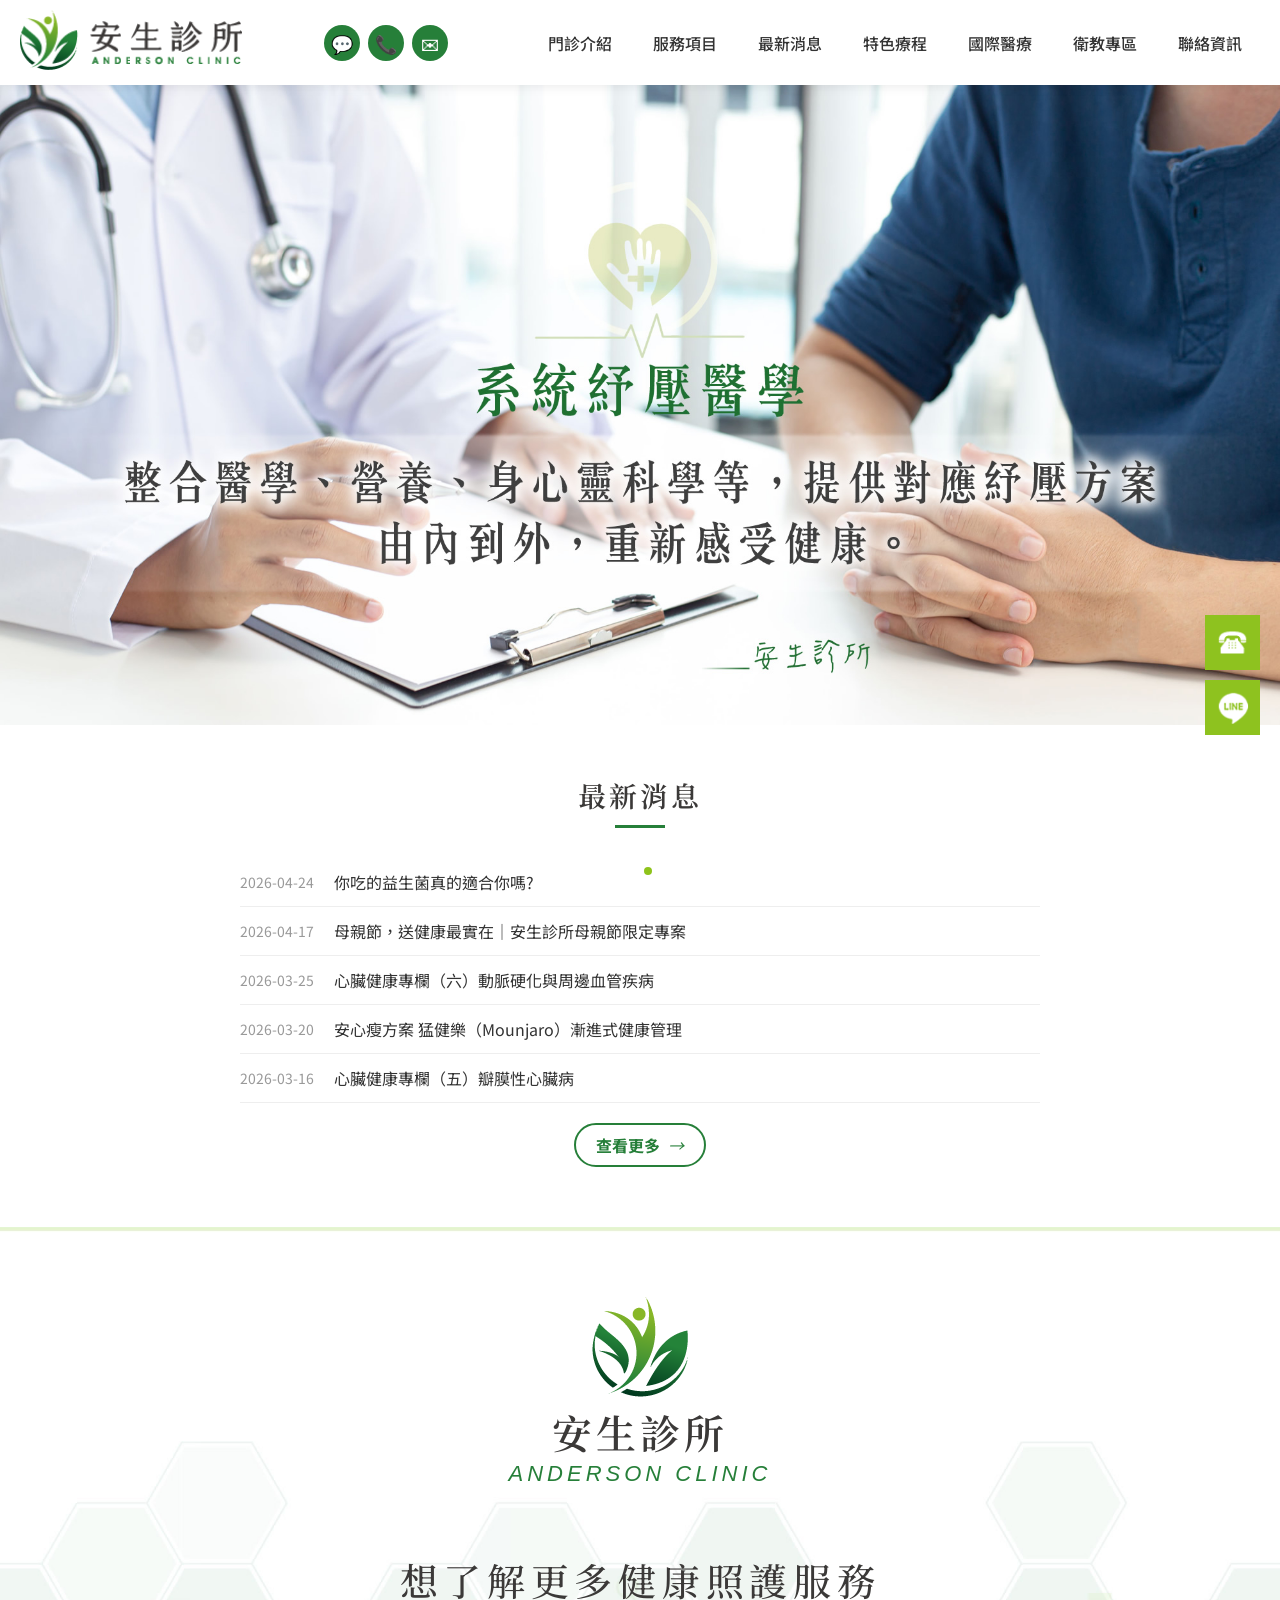
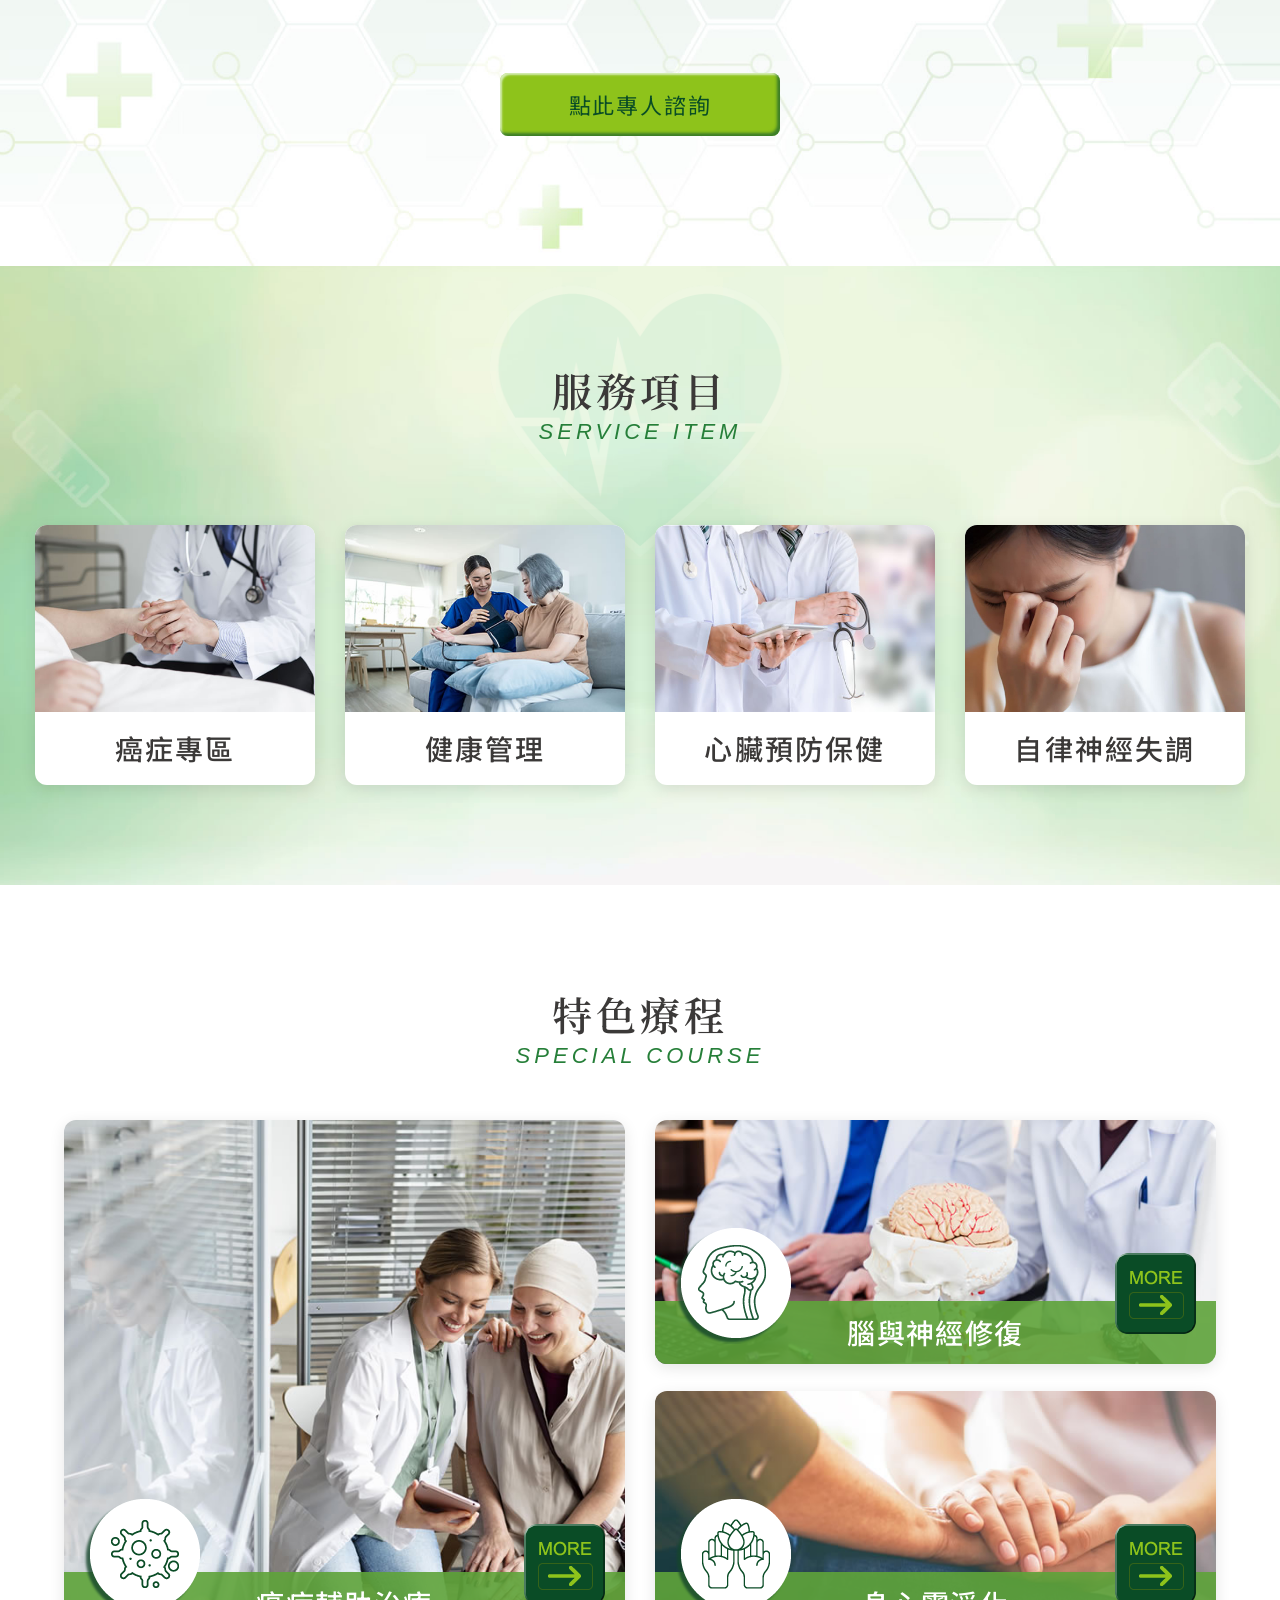
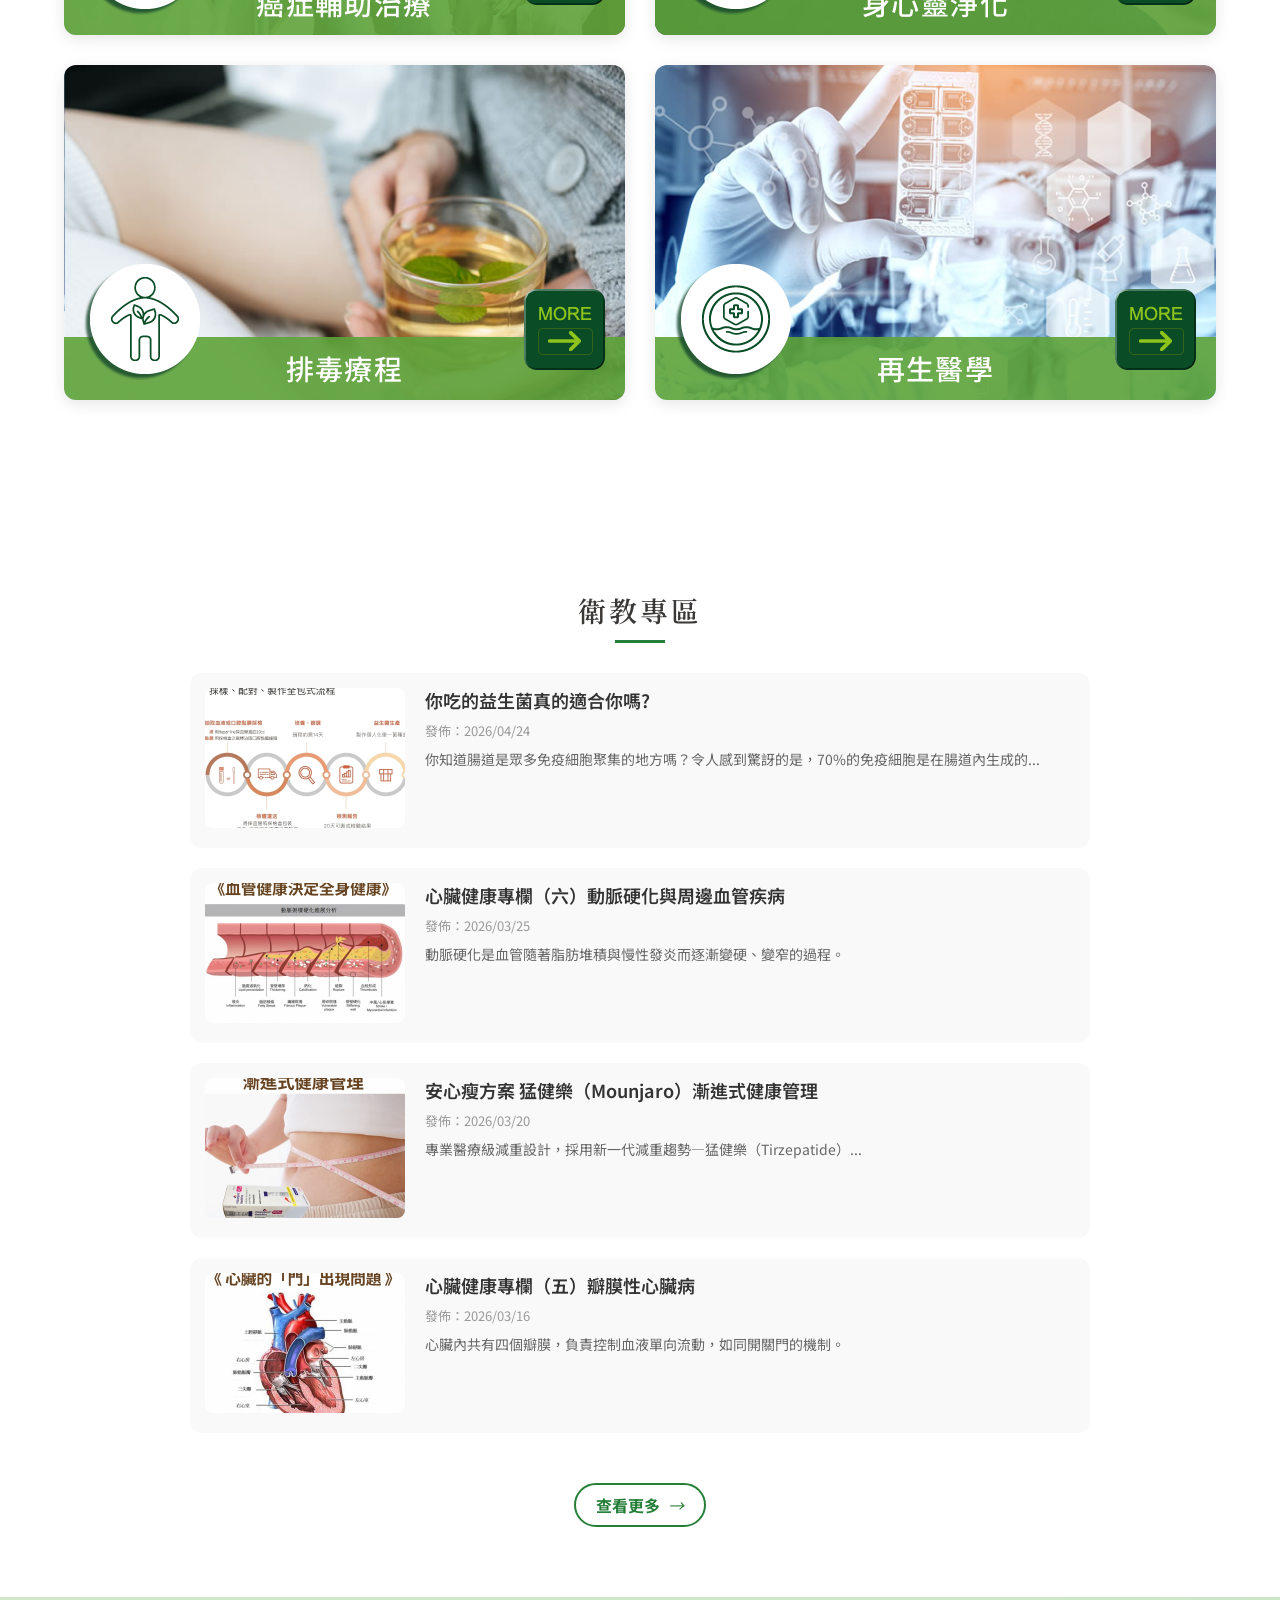
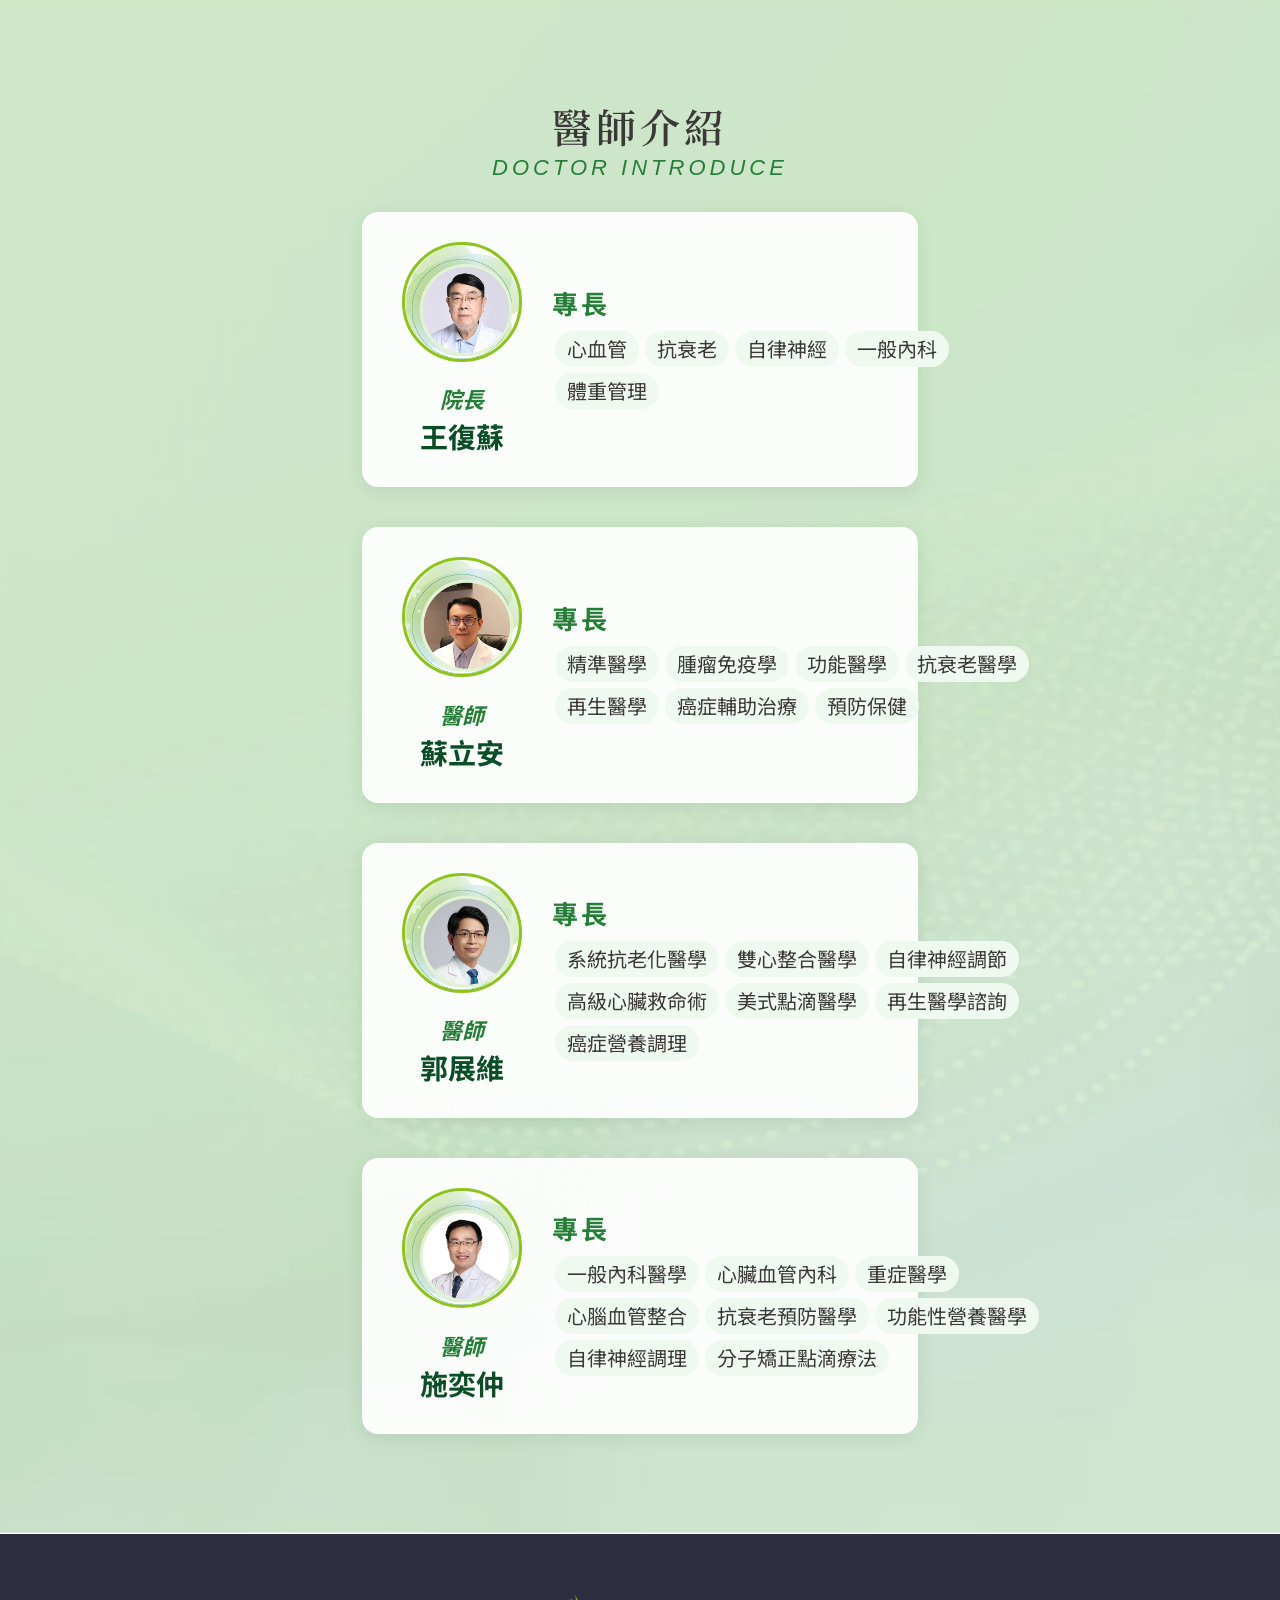
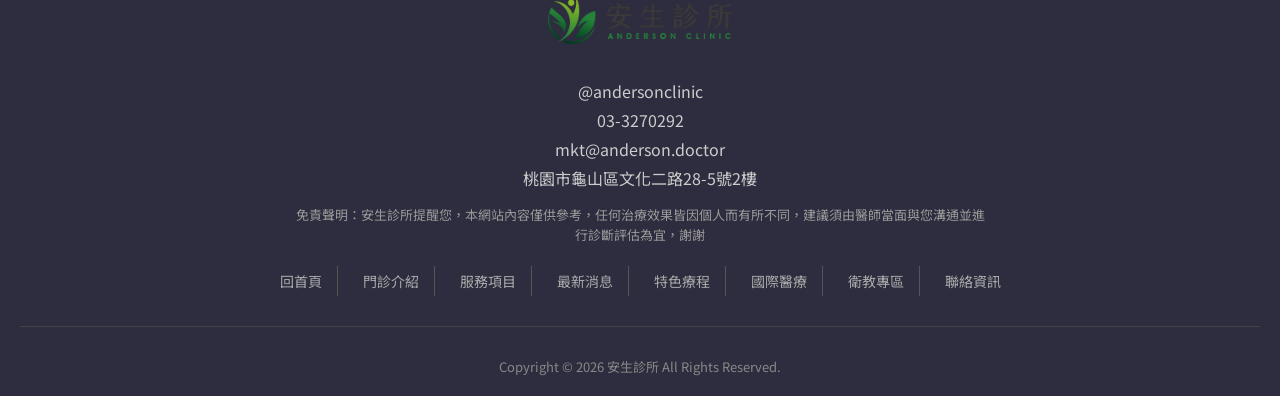
<file: index.html>
<!DOCTYPE html>
<html lang="zh-TW">
<head>
<meta charset="UTF-8">
    <!-- 阻止搜尋引擎索引 -->
    <meta name="robots" content="noindex, nofollow">
    <meta name="googlebot" content="noindex, nofollow">
    <meta name="viewport" content="width=device-width, initial-scale=1.0">
<meta http-equiv="X-UA-Compatible" content="IE=edge">
<title>安生診所-雙心門診-心臟疾病，自律神經健康，營養點滴療程</title>
<meta name="description" content="安生診所整合整合醫學、營養、身心靈科學等不同角度，引用先進檢測設備，提供有科學依據及符合需求的紓壓方案，提供更友善的醫療服務與協助。">
<meta name="keywords" content="癌症治療,預防醫學診所,功能醫學,自律神經失調,營養點滴,龜山健康檢查">

<!-- Open Graph -->
<meta property="og:locale" content="zh_TW">
<meta property="og:type" content="website">
<meta property="og:site_name" content="安生診所-雙心門診">
<meta property="og:title" content="安生診所-雙心門診-心臟疾病，自律神經健康，營養點滴療程">
<meta property="og:url" content="https://www.anderson.doctor">

<!-- Fonts -->
<link rel="preconnect" href="https://fonts.googleapis.com">
<link rel="preconnect" href="https://fonts.gstatic.com" crossorigin>
<link href="https://fonts.googleapis.com/css2?family=Noto+Serif+TC:wght@300;400;500;600;700;900&family=Noto+Sans+TC:wght@300;400;500;700&display=swap" rel="stylesheet">

<!-- CSS -->
<link rel="stylesheet" href="assets/css/normalize.css">
<link rel="stylesheet" href="assets/css/swiper.min.css">
<link rel="stylesheet" href="assets/css/style.css">
<link rel="shortcut icon" href="favicon.ico">
</head>
<body class="pageIndex">
<div id="page">

<!-- ===== HEADER ===== -->
<header class="header_area">
  <div class="main_header_area animated">
    <div class="container">
      <nav id="navigation1" class="navigation">
        <div class="nav-header">
          <a class="nav-brand" href="index.html">
            <img src="assets/img/logo.png" alt="安生診所">
          </a>
        </div>
        
        <div class="me_tp_features">
          <div class="tp_links">
            <a target="_blank" class="me_tp_line" href="https://line.me/ti/p/~@andersonclinic"><span class="icon-line">💬</span></a>
            <a target="_blank" class="me_tp_call" href="tel:03-3270292"><span class="icon-phone">📞</span></a>
            <a target="_blank" class="me_tp_mail" href="mailto:mkt@anderson.doctor"><span class="icon-mail">✉</span></a>
          </div>
        </div>
        <div class="stellarnav">
          <ul>
            <li>
              <a href="about.html">門診介紹</a>
              <ul>
                <li><a href="about.html">診所理念</a></li>
                <li><a href="about.html#doctors">醫師介紹</a></li>
              </ul>
            </li>
            <li><a href="services.html">服務項目</a></li>
            <li><a href="news.html">最新消息</a></li>
            <li>
              <a href="courses.html">特色療程</a>
              <ul>
                <li><a href="courses.html#blood">血液淨化療程</a></li>
                <li><a href="courses.html#eecp">EECP體外反搏療法</a></li>
                <li><a href="courses.html#pbmt">PBMT光生物調節雷射</a></li>
                <li><a href="courses.html#sleep">助你好眠方案</a></li>
                <li><a href="courses.html#cancer">抗癌輔助治療</a></li>
                <li><a href="courses.html#detox">排毒療程</a></li>
                <li><a href="courses.html#regenerative">再生醫學</a></li>
                <li><a href="courses.html#naturopathy">自然醫學</a></li>
                <li><a href="courses.html#neuro">神經退化修復</a></li>
                <li><a href="index.html">國際醫療</a></li>
              </ul>
            </li>
            <li><a href="index.html">國際醫療</a></li>
            <li>
              <a href="index.html">衛教專區</a>
              <ul>
                <li><a href="index.html">癌症專區</a></li>
                <li><a href="index.html">健康管理</a></li>
                <li><a href="index.html">心臟預防保健</a></li>
                <li><a href="index.html">自律神經失調</a></li>
                <li><a href="index.html">心理壓力評估</a></li>
                <li><a href="index.html">血液淨化療程</a></li>
              </ul>
            </li>
            <li><a href="contact.html">聯絡資訊</a></li>
          </ul>
        </div>
      </nav>
    </div>
  </div>
</header>

<!-- ===== BANNER ===== -->
<div class="bannerindex">
  <div class="swiper-banner">
    <div class="swiper-wrapper">
      <div class="swiper-slide centerBig"><img src="assets/img/banner1.jpg" alt="安生診所"></div>
      <div class="swiper-slide"><img src="assets/img/banner2.jpg" alt="安生診所"></div>
    </div>
    <div class="swiper-pagination"></div>
  </div>
</div>

<!-- ===== CONTENT ===== -->
<div id="content_main">

  <!-- 最新消息 -->
  <div class="news_part">
    <div class="title_i_box"><h6></h6><h4>最新消息</h4></div>
    <div class="news_list">
      <ul>
        <li><a href="news.html#d1"><span>2026-04-24</span><p>你吃的益生菌真的適合你嗎?</p></a></li>
        <li><a href="news.html#d2"><span>2026-04-17</span><p>母親節，送健康最實在｜安生診所母親節限定專案</p></a></li>
        <li><a href="news.html#d3"><span>2026-03-25</span><p>心臟健康專欄（六）動脈硬化與周邊血管疾病</p></a></li>
        <li><a href="news.html#d4"><span>2026-03-20</span><p>安心瘦方案 猛健樂（Mounjaro）漸進式健康管理</p></a></li>
        <li><a href="news.html#d5"><span>2026-03-16</span><p>心臟健康專欄（五）瓣膜性心臟病</p></a></li>
      </ul>
    </div>
    <div class="i_news_b">
      <a class="animated-arrow slowAnimation" href="news.html"><b>查看更多</b><i class="arrow-icon">→</i></a>
    </div>
  </div>

  <!-- 編輯器區塊（診所簡介 + 服務項目 + 特色療程） -->
  <div class="edit_part">
    <div class="show_content fadeInUp animated15">
      <!-- 診所簡介 -->
      <div class="hs_box">
        <div class="ani_a">
          <i><img src="assets/img/an_img01.png" alt=""></i>
          <h4 data-animate-in="down" class="an_title">安生診所 <em>ANDERSON CLINIC</em></h4>
          <p data-animate-in="fadeIn">想了解更多健康照護服務</p>
          <a data-animate-in="fadeIn" href="https://line.me/ti/p/~@andersonclinic" target="_blank">點此專人諮詢</a>
        </div>

        <!-- 服務項目 -->
        <div class="ani_b">
          <h4 class="an_title" data-animate-in="down">服務項目<em>SERVICE ITEM</em><img src="assets/img/an_img01_1.png" alt=""></h4>
          <dl class="content_flex">
            <a href="#" data-animate-in="fadeIn"><img src="assets/img/service_cancer.jpg" alt=""><h5>癌症專區</h5></a>
            <a href="#" data-animate-in="fadeIn"><img src="assets/img/service_health.jpg" alt=""><h5>健康管理</h5></a>
            <a href="#" data-animate-in="fadeIn"><img src="assets/img/service_heart.jpg" alt=""><h5>心臟預防保健</h5></a>
            <a href="#" data-animate-in="fadeIn"><img src="assets/img/service_nerve.jpg" alt=""><h5>自律神經失調</h5></a>
          </dl>
        </div>

        <!-- 特色療程 -->
        <div class="ani_c">
          <h4 class="an_title" data-animate-in="down">特色療程<em>SPECIAL COURSE</em></h4>
          <div class="ani_c01">
            <dl class="ani_c01dl content_flex">
              <a href="#" data-animate-in="left">
                <img src="assets/img/course_cancer.jpg" alt="">
                <h5>癌症輔助治療</h5>
                <s><img src="assets/img/icon_cancer.png" alt=""></s>
                <i><img src="assets/img/icon_arr.png" alt=""></i>
              </a>
              <section>
                <a href="#" data-animate-in="right">
                  <img src="assets/img/course_brain.jpg" alt="">
                  <h5>腦與神經修復</h5>
                  <s><img src="assets/img/icon_brain.png" alt=""></s>
                  <i><img src="assets/img/icon_arr.png" alt=""></i>
                </a>
                <a href="#" data-animate-in="right">
                  <img src="assets/img/course_mind.jpg" alt="">
                  <h5>身心靈淨化</h5>
                  <s><img src="assets/img/icon_mind.png" alt=""></s>
                  <i><img src="assets/img/icon_arr.png" alt=""></i>
                </a>
              </section>
            </dl>
            <dl class="ani_c02dl content_flex">
              <a href="#" data-animate-in="left">
                <img src="assets/img/course_detox.jpg" alt="">
                <h5>排毒療程</h5>
                <s><img src="assets/img/icon_detox.png" alt=""></s>
                <i><img src="assets/img/icon_arr.png" alt=""></i>
              </a>
              <section data-animate-in="right">
                <a href="#">
                  <img src="assets/img/course_regen.jpg" alt="">
                  <h5>再生醫學</h5>
                  <s><img src="assets/img/icon_regen.png" alt=""></s>
                  <i><img src="assets/img/icon_arr.png" alt=""></i>
                </a>
              </section>
            </dl>
          </div>
        </div>
      </div>
    </div>
  </div>

  <!-- 衛教專區 -->
  <div class="module_i_news">
    <div class="title_i_box"><h6></h6><h4>衛教專區</h4></div>
    <ul>
      <li>
        <a href="#">
          <div class="i_blog_le"><img src="assets/img/news_probiotics.jpg" alt="益生菌"></div>
          <div class="i_blog_ri">
            <h5>你吃的益生菌真的適合你嗎?</h5>
            <em>發佈：2026/04/24</em>
            <p>你知道腸道是眾多免疫細胞聚集的地方嗎？令人感到驚訝的是，70%的免疫細胞是在腸道內生成的...</p>
          </div>
        </a>
      </li>
      <li>
        <a href="#">
          <div class="i_blog_le"><img src="assets/img/news_heart.jpg" alt="心臟健康"></div>
          <div class="i_blog_ri">
            <h5>心臟健康專欄（六）動脈硬化與周邊血管疾病</h5>
            <em>發佈：2026/03/25</em>
            <p>動脈硬化是血管隨著脂肪堆積與慢性發炎而逐漸變硬、變窄的過程。</p>
          </div>
        </a>
      </li>
      <li>
        <a href="#">
          <div class="i_blog_le"><img src="assets/img/news_slim.jpg" alt="安心瘦"></div>
          <div class="i_blog_ri">
            <h5>安心瘦方案 猛健樂（Mounjaro）漸進式健康管理</h5>
            <em>發佈：2026/03/20</em>
            <p>專業醫療級減重設計，採用新一代減重趨勢—猛健樂（Tirzepatide）...</p>
          </div>
        </a>
      </li>
      <li>
        <a href="#">
          <div class="i_blog_le"><img src="assets/img/news_valve.jpg" alt="瓣膜性心臟病"></div>
          <div class="i_blog_ri">
            <h5>心臟健康專欄（五）瓣膜性心臟病</h5>
            <em>發佈：2026/03/16</em>
            <p>心臟內共有四個瓣膜，負責控制血液單向流動，如同開關門的機制。</p>
          </div>
        </a>
      </li>
    </ul>
    <div class="i_blog_b">
      <a class="animated-arrow slowAnimation" href="#"><b>查看更多</b><i class="arrow-icon">→</i></a>
    </div>
  </div>

  <!-- 醫師介紹 -->
  <div class="other_item_1">
    <div class="hs_box">
      <div class="ani_d">
        <h4 class="an_title">醫師介紹<em>DOCTOR INTRODUCE</em></h4>
        <dl class="content_flex">
          <dd class="content_flex">
            <i><img src="assets/img/doctor1.png" alt=""><h6>院長 <s>王復蘇</s></h6></i>
            <p><b>專長</b><span>心血管</span><span>抗衰老</span><span>自律神經</span><span>一般內科</span><span>體重管理</span></p>
          </dd>
          <dd class="content_flex">
            <i><img src="assets/img/doctor2.png" alt=""><h6>醫師 <s>蘇立安</s></h6></i>
            <p><b>專長</b><span>精準醫學</span><span>腫瘤免疫學</span><span>功能醫學</span><span>抗衰老醫學</span><span>再生醫學</span><span>癌症輔助治療</span><span>預防保健</span></p>
          </dd>
          <dd class="content_flex">
            <i><img src="assets/img/doctor3.png" alt=""><h6>醫師 <s>郭展維</s></h6></i>
            <p><b>專長</b><span>系統抗老化醫學</span><span>雙心整合醫學</span><span>自律神經調節</span><span>高級心臟救命術</span><span>美式點滴醫學</span><span>再生醫學諮詢</span><span>癌症營養調理</span></p>
          </dd>
          <dd class="content_flex">
            <i><img src="assets/img/doctor4.png" alt=""><h6>醫師 <s>施奕仲</s></h6></i>
            <p><b>專長</b><span>一般內科醫學</span><span>心臟血管內科</span><span>重症醫學</span><span>心腦血管整合</span><span>抗衰老預防醫學</span><span>功能性營養醫學</span><span>自律神經調理</span><span>分子矯正點滴療法</span></p>
          </dd>
        </dl>
      </div>
    </div>
  </div>

</div><!-- #content_main -->

<!-- 回到頂端 -->
<a id="to_top" class="to_top" href="#"><i class="top-icon">↑</i>TOP</a>

<!-- 手機底部選單 -->
<ul id="bottom_menu" class="clearfix with_shopping_mode">
  <li><a href="index.html"><span class="icon-home">🏠</span><em>回首頁</em></a></li>
  <li><a href="tel:03-3270292"><span class="icon-phone">📞</span><em>電話</em></a></li>
  <li><a href="https://line.me/ti/p/~@andersonclinic"><span class="icon-line">💬</span><em>LINE</em></a></li>
</ul>

<!-- ===== FOOTER ===== -->
<footer class="footer with_shopping_mode">
  <div class="center">
    <div class="footer_info">
      <div class="footer_logo">
        <a href="index.html"><img src="assets/img/logo.png" alt="安生診所"></a>
      </div>
      <ul>
        <li>
          <p class="line">@andersonclinic</p>
          <p class="tel">03-3270292</p>
          <p class="mail">mkt@anderson.doctor</p>
          <p class="add">桃園市龜山區文化二路28-5號2樓</p>
        </li>
        <li><p class="ex_p">免責聲明：安生診所提醒您，本網站內容僅供參考，任何治療效果皆因個人而有所不同，建議須由醫師當面與您溝通並進行診斷評估為宜，謝謝</p></li>
        <li>
          <div class="footer_menu">
            <a href="index.html">回首頁</a>
            <a href="#">門診介紹</a>
            <a href="#">服務項目</a>
            <a href="#">最新消息</a>
            <a href="#">特色療程</a>
            <a href="#">國際醫療</a>
            <a href="#">衛教專區</a>
            <a href="#">聯絡資訊</a>
          </div>
        </li>
      </ul>
    </div>
  </div>
  <p class="copy">Copyright © 2026 安生診所 All Rights Reserved.</p>
</footer>

<!-- 浮動按鈕 -->
<div class="fix_ri">
  <a href="tel:03-3270292"><img src="assets/img/call.png" alt="電話"></a>
  <a href="https://line.me/ti/p/~@andersonclinic" target="_blank"><img src="assets/img/line.png" alt="LINE"></a>
</div>

</div><!-- #page -->

<!-- JS -->
<script src="assets/js/jquery-1.11.3.min.js"></script>
<script src="assets/js/swiper.min2.js"></script>
<script src="assets/js/scrollfade.js"></script>
<script src="assets/js/main.js"></script>
<script>
$(function(){
  // Swiper banner
  var swiper = new Swiper('.swiper-banner', {
    speed: 1000,
    autoplay: 4400,
    effect: 'fade',
    pagination: '.swiper-pagination',
    paginationClickable: true
  });
  
  // 回到頂端按鈕
  var $top = $('#to_top');
  $(window).on('scroll', function(){
    if($(this).scrollTop() > 400) $top.addClass('show');
    else $top.removeClass('show');
  });
  $top.on('click', function(e){
    e.preventDefault();
    $('html, body').animate({scrollTop: 0}, 600);
  });
  
  // 漢堡選單（行動版）
  var $nav = $('.stellarnav');
  var $toggle = $('<button class="nav-toggle">☰</button>');
  $('.nav-header').append($toggle);
  $toggle.on('click', function(){
    $nav.slideToggle(300);
    $(this).text($nav.is(':visible') ? '✕' : '☰');
  });
  $(window).on('resize', function(){
    if($(window).width() > 968) $nav.show();
  });
});
</script>
</body>
</html>
</file>
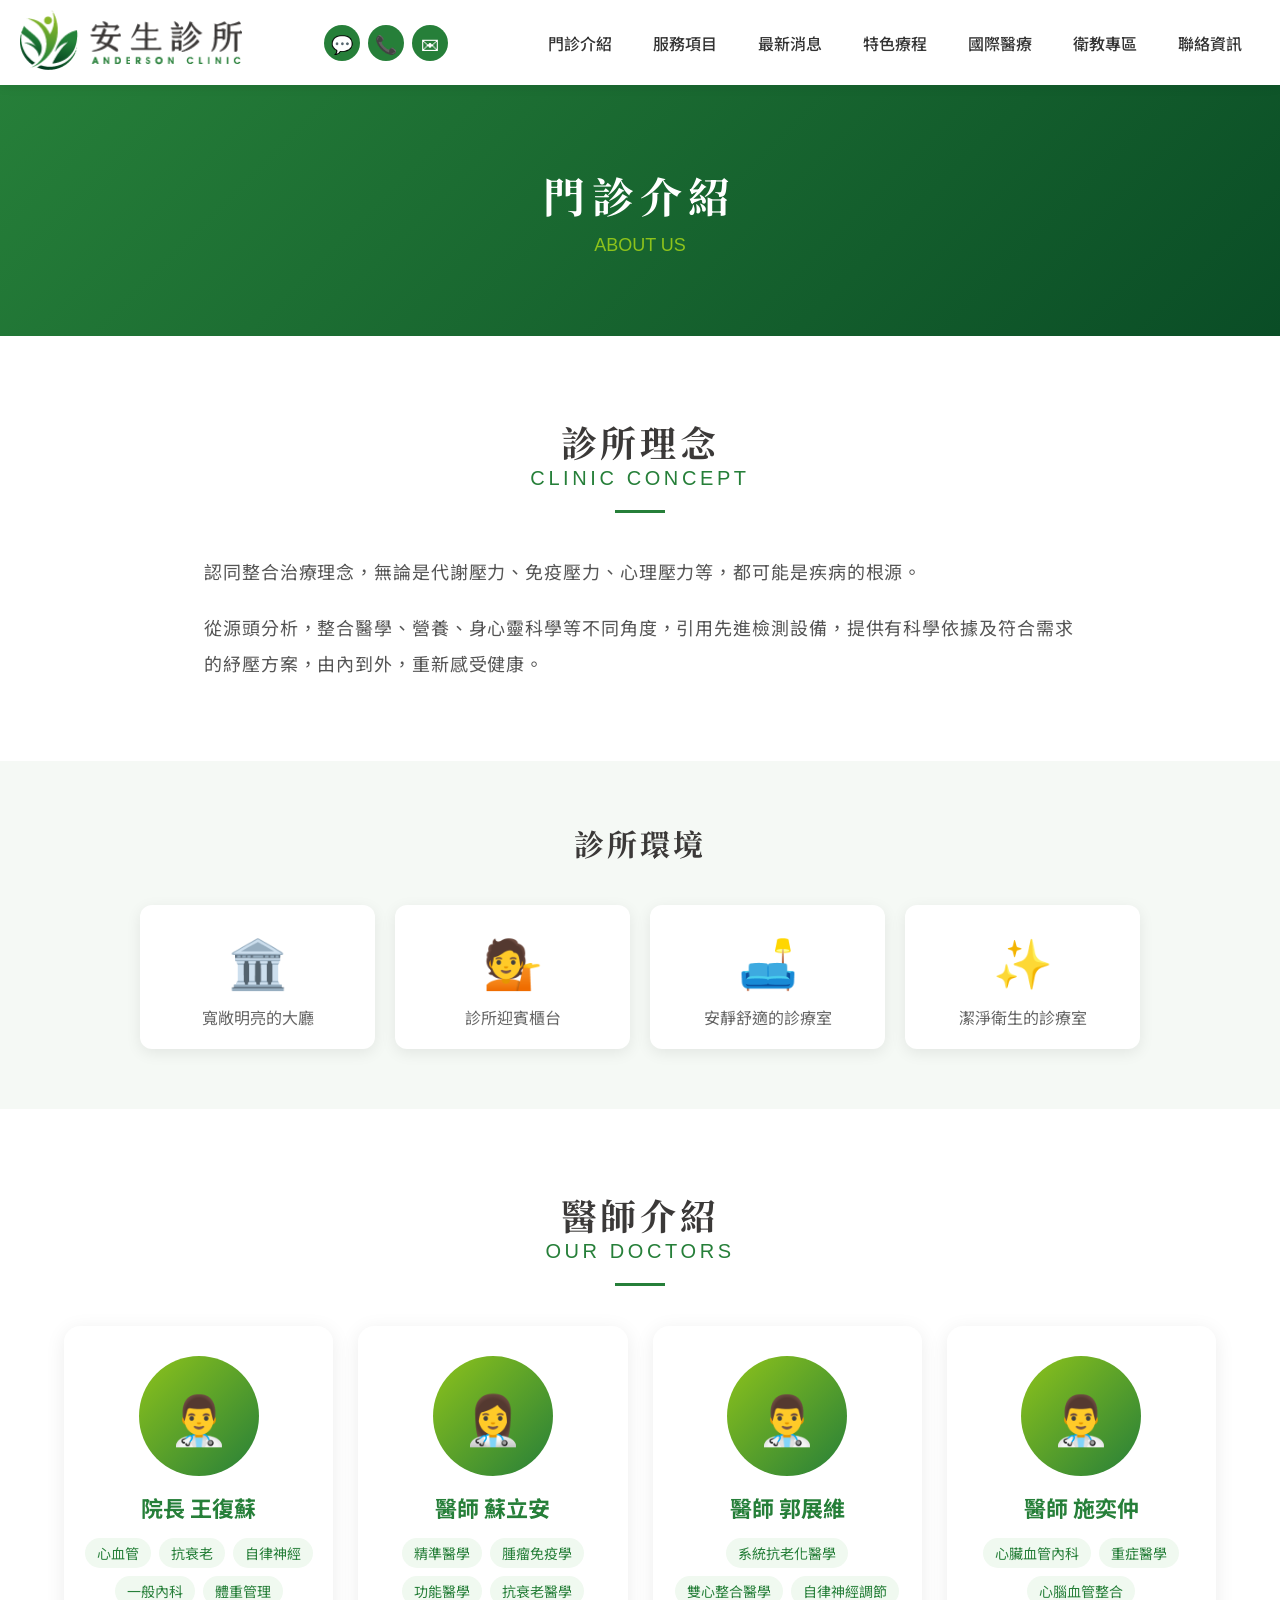
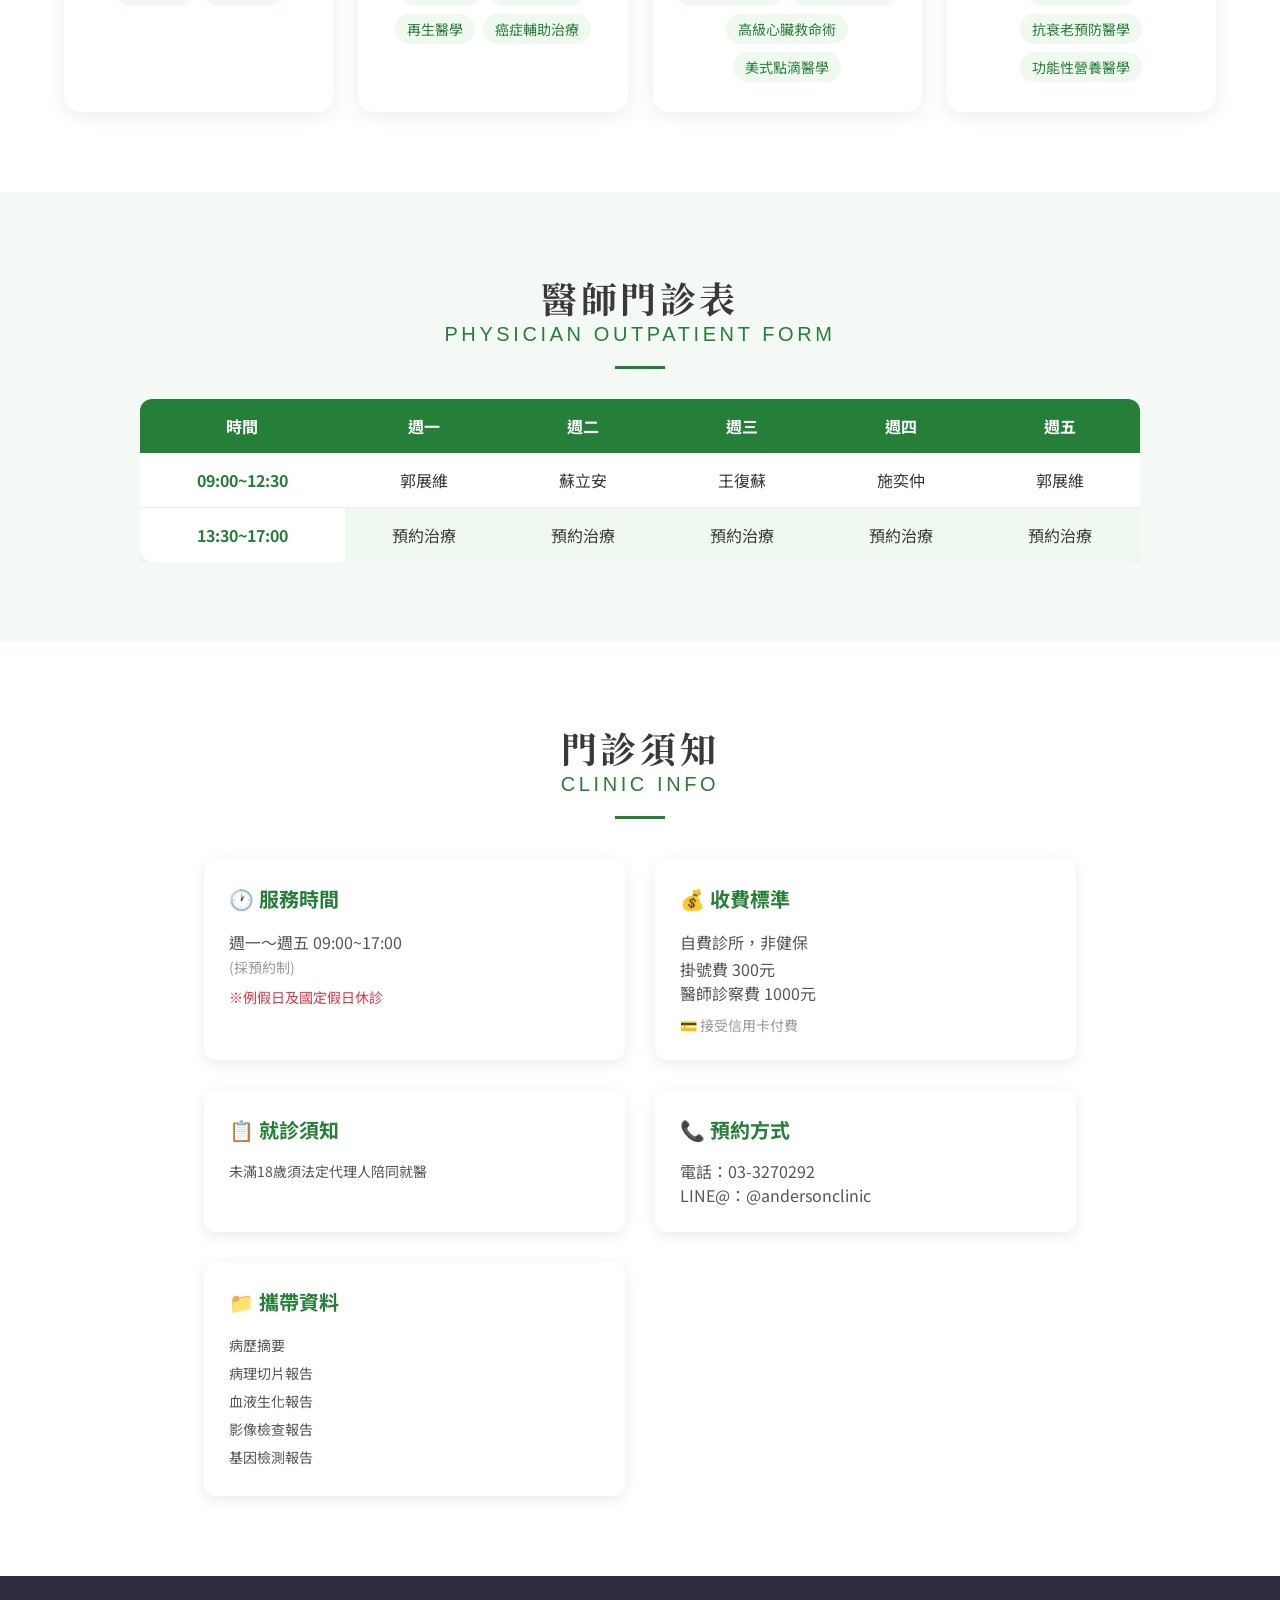
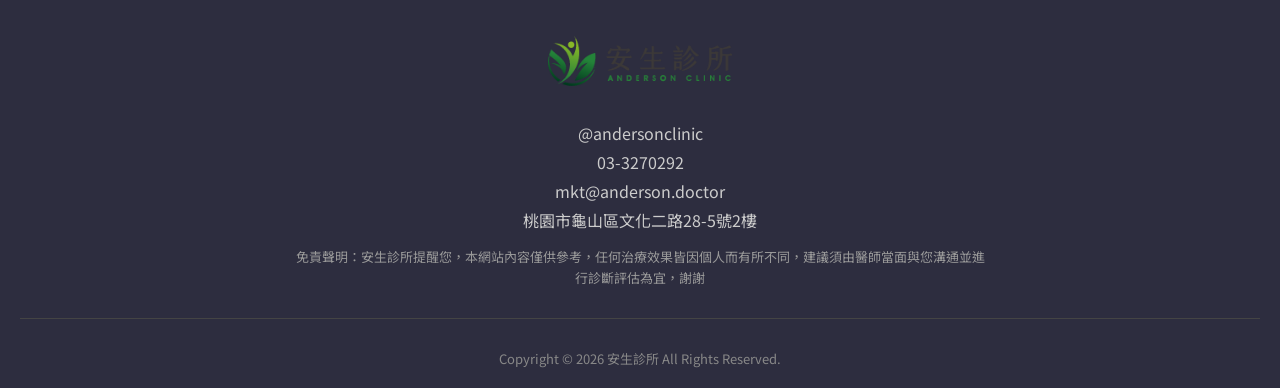
<file: about.html>
<!DOCTYPE html>
<html lang="zh-TW">
<head>
<meta charset="UTF-8">
<meta name="viewport" content="width=device-width, initial-scale=1.0">
<title>門診介紹 - 安生診所-雙心門診</title>
<meta name="description" content="安生診所門診介紹：診所理念、醫師團隊、門診時間表、收費標準與就診須知。">
<meta name="robots" content="noindex, nofollow">
<link rel="preconnect" href="https://fonts.googleapis.com">
<link rel="preconnect" href="https://fonts.gstatic.com" crossorigin>
<link href="https://fonts.googleapis.com/css2?family=Noto+Serif+TC:wght@300;400;500;600;700;900&family=Noto+Sans+TC:wght@300;400;500;700&display=swap" rel="stylesheet">
<link rel="stylesheet" href="assets/css/normalize.css">
<link rel="stylesheet" href="assets/css/style.css">
<link rel="stylesheet" href="assets/css/swiper.min.css">
</head>
<body>
<div id="page">

<!-- ===== HEADER ===== -->
<header class="header_area">
  <div class="main_header_area animated">
    <div class="container">
      <nav id="navigation1" class="navigation">
        <div class="nav-header">
          <a class="nav-brand" href="index.html"><img src="assets/img/logo.png" alt="安生診所"></a>
        </div>
        <div class="me_tp_features">
          <div class="tp_links">
            <a target="_blank" href="https://line.me/ti/p/~@andersonclinic"><span>💬</span></a>
            <a target="_blank" href="tel:03-3270292"><span>📞</span></a>
            <a target="_blank" href="mailto:mkt@anderson.doctor"><span>✉</span></a>
          </div>
        </div>
        <div class="stellarnav">
          <ul>
            <li><a href="about.html">門診介紹</a>
              <ul><li><a href="about.html">診所理念</a></li><li><a href="about.html#doctors">醫師介紹</a></li></ul>
            </li>
            <li><a href="services.html">服務項目</a></li>
            <li><a href="index.html#news">最新消息</a></li>
            <li><a href="index.html#courses">特色療程</a></li>
            <li><a href="index.html#courses">國際醫療</a></li>
            <li><a href="index.html#blog">衛教專區</a></li>
            <li><a href="contact.html">聯絡資訊</a></li>
          </ul>
        </div>
      </nav>
    </div>
  </div>
</header>

<!-- ===== PAGE BANNER ===== -->
<div class="page-banner" style="background: linear-gradient(135deg, #267F39 0%, #0A4D26 100%); padding: 80px 5%; text-align: center;">
  <h1 style="font-family:'Noto Serif TC',serif; font-size:42px; color:#fff; margin:0; letter-spacing:.15em;">門診介紹</h1>
  <p style="font-family:Arial,sans-serif; font-size:18px; color:#8EC31B; margin:10px 0 0;">ABOUT US</p>
</div>

<!-- ===== CONTENT ===== -->
<div id="content_main" class="inner-page">

  <!-- 診所理念 -->
  <section class="inner-section" style="padding:80px 5%;max-width:1000px;margin:auto;">
    <h2 class="section-title" style="font-family:'Noto Serif TC',serif;font-size:36px;color:#3B3938;text-align:center;letter-spacing:.1em;">
      診所理念 <span style="display:block;font-family:Arial,sans-serif;font-size:20px;color:#267F39;font-weight:normal;">CLINIC CONCEPT</span>
    </h2>
    <div style="width:50px;height:3px;background:#267F39;margin:20px auto;"></div>
    <p style="font-size:18px;line-height:2;color:#555;margin:40px 0 0;letter-spacing:.05em;">
      認同整合治療理念，無論是代謝壓力、免疫壓力、心理壓力等，都可能是疾病的根源。
    </p>
    <p style="font-size:18px;line-height:2;color:#555;margin:20px 0 0;letter-spacing:.05em;">
      從源頭分析，整合醫學、營養、身心靈科學等不同角度，引用先進檢測設備，提供有科學依據及符合需求的紓壓方案，由內到外，重新感受健康。
    </p>
  </section>

  <!-- 診所環境 -->
  <section style="padding:60px 5%;background:#f5f9f5;">
    <div style="max-width:1000px;margin:auto;">
      <h2 class="section-title" style="font-family:'Noto Serif TC',serif;font-size:30px;color:#3B3938;text-align:center;letter-spacing:.1em;">診所環境</h2>
      <div style="display:grid;grid-template-columns:repeat(auto-fit,minmax(220px,1fr));gap:20px;margin-top:40px;">
        <div style="background:#fff;border-radius:12px;overflow:hidden;box-shadow:0 4px 15px rgba(0,0,0,.08);text-align:center;padding:20px;">
          <div style="font-size:48px;margin-bottom:10px;">🏛️</div>
          <p style="color:#666;">寬敞明亮的大廳</p>
        </div>
        <div style="background:#fff;border-radius:12px;overflow:hidden;box-shadow:0 4px 15px rgba(0,0,0,.08);text-align:center;padding:20px;">
          <div style="font-size:48px;margin-bottom:10px;">💁</div>
          <p style="color:#666;">診所迎賓櫃台</p>
        </div>
        <div style="background:#fff;border-radius:12px;overflow:hidden;box-shadow:0 4px 15px rgba(0,0,0,.08);text-align:center;padding:20px;">
          <div style="font-size:48px;margin-bottom:10px;">🛋️</div>
          <p style="color:#666;">安靜舒適的診療室</p>
        </div>
        <div style="background:#fff;border-radius:12px;overflow:hidden;box-shadow:0 4px 15px rgba(0,0,0,.08);text-align:center;padding:20px;">
          <div style="font-size:48px;margin-bottom:10px;">✨</div>
          <p style="color:#666;">潔淨衛生的診療室</p>
        </div>
      </div>
    </div>
  </section>

  <!-- 醫師介紹 -->
  <section id="doctors" class="inner-section" style="padding:80px 5%;">
    <div style="max-width:1200px;margin:auto;">
      <h2 class="section-title" style="font-family:'Noto Serif TC',serif;font-size:36px;color:#3B3938;text-align:center;letter-spacing:.1em;">
        醫師介紹 <span style="display:block;font-family:Arial,sans-serif;font-size:20px;color:#267F39;font-weight:normal;">OUR DOCTORS</span>
      </h2>
      <div style="width:50px;height:3px;background:#267F39;margin:20px auto;"></div>
      
      <div style="display:grid;grid-template-columns:repeat(auto-fit,minmax(260px,1fr));gap:25px;margin-top:40px;">
        <!-- 王復蘇 -->
        <div class="doctor-card" style="background:#fff;border-radius:16px;padding:30px 20px;text-align:center;box-shadow:0 4px 20px rgba(0,0,0,.08);transition:transform .3s,box-shadow .3s;">
          <div style="width:120px;height:120px;border-radius:50%;background:linear-gradient(135deg,#8EC31B,#267F39);margin:0 auto 15px;display:flex;align-items:center;justify-content:center;font-size:48px;color:#fff;">👨‍⚕️</div>
          <h3 style="font-size:22px;color:#267F39;margin:0;">院長 王復蘇</h3>
          <div style="display:flex;flex-wrap:wrap;justify-content:center;gap:8px;margin-top:15px;">
            <span style="background:#f0f9f0;color:#267F39;padding:5px 12px;border-radius:20px;font-size:14px;">心血管</span>
            <span style="background:#f0f9f0;color:#267F39;padding:5px 12px;border-radius:20px;font-size:14px;">抗衰老</span>
            <span style="background:#f0f9f0;color:#267F39;padding:5px 12px;border-radius:20px;font-size:14px;">自律神經</span>
            <span style="background:#f0f9f0;color:#267F39;padding:5px 12px;border-radius:20px;font-size:14px;">一般內科</span>
            <span style="background:#f0f9f0;color:#267F39;padding:5px 12px;border-radius:20px;font-size:14px;">體重管理</span>
          </div>
        </div>
        
        <!-- 蘇立安 -->
        <div class="doctor-card" style="background:#fff;border-radius:16px;padding:30px 20px;text-align:center;box-shadow:0 4px 20px rgba(0,0,0,.08);transition:transform .3s,box-shadow .3s;">
          <div style="width:120px;height:120px;border-radius:50%;background:linear-gradient(135deg,#8EC31B,#267F39);margin:0 auto 15px;display:flex;align-items:center;justify-content:center;font-size:48px;color:#fff;">👩‍⚕️</div>
          <h3 style="font-size:22px;color:#267F39;margin:0;">醫師 蘇立安</h3>
          <div style="display:flex;flex-wrap:wrap;justify-content:center;gap:8px;margin-top:15px;">
            <span style="background:#f0f9f0;color:#267F39;padding:5px 12px;border-radius:20px;font-size:14px;">精準醫學</span>
            <span style="background:#f0f9f0;color:#267F39;padding:5px 12px;border-radius:20px;font-size:14px;">腫瘤免疫學</span>
            <span style="background:#f0f9f0;color:#267F39;padding:5px 12px;border-radius:20px;font-size:14px;">功能醫學</span>
            <span style="background:#f0f9f0;color:#267F39;padding:5px 12px;border-radius:20px;font-size:14px;">抗衰老醫學</span>
            <span style="background:#f0f9f0;color:#267F39;padding:5px 12px;border-radius:20px;font-size:14px;">再生醫學</span>
            <span style="background:#f0f9f0;color:#267F39;padding:5px 12px;border-radius:20px;font-size:14px;">癌症輔助治療</span>
          </div>
        </div>
        
        <!-- 郭展維 -->
        <div class="doctor-card" style="background:#fff;border-radius:16px;padding:30px 20px;text-align:center;box-shadow:0 4px 20px rgba(0,0,0,.08);transition:transform .3s,box-shadow .3s;">
          <div style="width:120px;height:120px;border-radius:50%;background:linear-gradient(135deg,#8EC31B,#267F39);margin:0 auto 15px;display:flex;align-items:center;justify-content:center;font-size:48px;color:#fff;">👨‍⚕️</div>
          <h3 style="font-size:22px;color:#267F39;margin:0;">醫師 郭展維</h3>
          <div style="display:flex;flex-wrap:wrap;justify-content:center;gap:8px;margin-top:15px;">
            <span style="background:#f0f9f0;color:#267F39;padding:5px 12px;border-radius:20px;font-size:14px;">系統抗老化醫學</span>
            <span style="background:#f0f9f0;color:#267F39;padding:5px 12px;border-radius:20px;font-size:14px;">雙心整合醫學</span>
            <span style="background:#f0f9f0;color:#267F39;padding:5px 12px;border-radius:20px;font-size:14px;">自律神經調節</span>
            <span style="background:#f0f9f0;color:#267F39;padding:5px 12px;border-radius:20px;font-size:14px;">高級心臟救命術</span>
            <span style="background:#f0f9f0;color:#267F39;padding:5px 12px;border-radius:20px;font-size:14px;">美式點滴醫學</span>
          </div>
        </div>
        
        <!-- 施奕仲 -->
        <div class="doctor-card" style="background:#fff;border-radius:16px;padding:30px 20px;text-align:center;box-shadow:0 4px 20px rgba(0,0,0,.08);transition:transform .3s,box-shadow .3s;">
          <div style="width:120px;height:120px;border-radius:50%;background:linear-gradient(135deg,#8EC31B,#267F39);margin:0 auto 15px;display:flex;align-items:center;justify-content:center;font-size:48px;color:#fff;">👨‍⚕️</div>
          <h3 style="font-size:22px;color:#267F39;margin:0;">醫師 施奕仲</h3>
          <div style="display:flex;flex-wrap:wrap;justify-content:center;gap:8px;margin-top:15px;">
            <span style="background:#f0f9f0;color:#267F39;padding:5px 12px;border-radius:20px;font-size:14px;">心臟血管內科</span>
            <span style="background:#f0f9f0;color:#267F39;padding:5px 12px;border-radius:20px;font-size:14px;">重症醫學</span>
            <span style="background:#f0f9f0;color:#267F39;padding:5px 12px;border-radius:20px;font-size:14px;">心腦血管整合</span>
            <span style="background:#f0f9f0;color:#267F39;padding:5px 12px;border-radius:20px;font-size:14px;">抗衰老預防醫學</span>
            <span style="background:#f0f9f0;color:#267F39;padding:5px 12px;border-radius:20px;font-size:14px;">功能性營養醫學</span>
          </div>
        </div>
      </div>
    </div>
  </section>

  <!-- 門診時間表 -->
  <section style="padding:80px 5%;background:#f5f9f5;">
    <div style="max-width:1000px;margin:auto;">
      <h2 class="section-title" style="font-family:'Noto Serif TC',serif;font-size:36px;color:#3B3938;text-align:center;letter-spacing:.1em;">
        醫師門診表 <span style="display:block;font-family:Arial,sans-serif;font-size:20px;color:#267F39;font-weight:normal;">PHYSICIAN OUTPATIENT FORM</span>
      </h2>
      <div style="width:50px;height:3px;background:#267F39;margin:20px auto;"></div>
      
      <div style="overflow-x:auto;margin-top:30px;">
        <table style="width:100%;border-collapse:collapse;background:#fff;border-radius:12px;overflow:hidden;box-shadow:0 4px 15px rgba(0,0,0,.08);">
          <thead>
            <tr style="background:#267F39;color:#fff;">
              <th style="padding:15px;text-align:center;font-size:16px;">時間</th>
              <th style="padding:15px;text-align:center;font-size:16px;">週一</th>
              <th style="padding:15px;text-align:center;font-size:16px;">週二</th>
              <th style="padding:15px;text-align:center;font-size:16px;">週三</th>
              <th style="padding:15px;text-align:center;font-size:16px;">週四</th>
              <th style="padding:15px;text-align:center;font-size:16px;">週五</th>
            </tr>
          </thead>
          <tbody>
            <tr style="border-bottom:1px solid #eee;">
              <td style="padding:15px;text-align:center;font-weight:bold;color:#267F39;">09:00~12:30</td>
              <td style="padding:15px;text-align:center;">郭展維</td>
              <td style="padding:15px;text-align:center;">蘇立安</td>
              <td style="padding:15px;text-align:center;">王復蘇</td>
              <td style="padding:15px;text-align:center;">施奕仲</td>
              <td style="padding:15px;text-align:center;">郭展維</td>
            </tr>
            <tr>
              <td style="padding:15px;text-align:center;font-weight:bold;color:#267F39;">13:30~17:00</td>
              <td style="padding:15px;text-align:center;background:#f0f9f0;">預約治療</td>
              <td style="padding:15px;text-align:center;background:#f0f9f0;">預約治療</td>
              <td style="padding:15px;text-align:center;background:#f0f9f0;">預約治療</td>
              <td style="padding:15px;text-align:center;background:#f0f9f0;">預約治療</td>
              <td style="padding:15px;text-align:center;background:#f0f9f0;">預約治療</td>
            </tr>
          </tbody>
        </table>
      </div>
    </div>
  </section>

  <!-- 門診須知 -->
  <section style="padding:80px 5%;max-width:1000px;margin:auto;">
    <h2 class="section-title" style="font-family:'Noto Serif TC',serif;font-size:36px;color:#3B3938;text-align:center;letter-spacing:.1em;">
      門診須知 <span style="display:block;font-family:Arial,sans-serif;font-size:20px;color:#267F39;font-weight:normal;">CLINIC INFO</span>
    </h2>
    <div style="width:50px;height:3px;background:#267F39;margin:20px auto;"></div>
    
    <div style="display:grid;grid-template-columns:repeat(auto-fit,minmax(280px,1fr));gap:30px;margin-top:40px;">
      <div style="background:#fff;border-radius:12px;padding:25px;box-shadow:0 4px 15px rgba(0,0,0,.08);">
        <h3 style="font-size:20px;color:#267F39;margin:0 0 15px;">🕐 服務時間</h3>
        <p style="font-size:16px;color:#555;line-height:1.8;">週一～週五 09:00~17:00</p>
        <p style="font-size:14px;color:#999;">(採預約制)</p>
        <p style="font-size:14px;color:#dc3545;margin-top:10px;">※例假日及國定假日休診</p>
      </div>
      <div style="background:#fff;border-radius:12px;padding:25px;box-shadow:0 4px 15px rgba(0,0,0,.08);">
        <h3 style="font-size:20px;color:#267F39;margin:0 0 15px;">💰 收費標準</h3>
        <p style="font-size:16px;color:#555;line-height:1.8;">自費診所，非健保</p>
        <p style="font-size:16px;color:#555;">掛號費 300元</p>
        <p style="font-size:16px;color:#555;">醫師診察費 1000元</p>
        <p style="font-size:14px;color:#999;margin-top:10px;">💳 接受信用卡付費</p>
      </div>
      <div style="background:#fff;border-radius:12px;padding:25px;box-shadow:0 4px 15px rgba(0,0,0,.08);">
        <h3 style="font-size:20px;color:#267F39;margin:0 0 15px;">📋 就診須知</h3>
        <p style="font-size:14px;color:#555;line-height:1.8;">未滿18歲須法定代理人陪同就醫</p>
      </div>
      <div style="background:#fff;border-radius:12px;padding:25px;box-shadow:0 4px 15px rgba(0,0,0,.08);">
        <h3 style="font-size:20px;color:#267F39;margin:0 0 15px;">📞 預約方式</h3>
        <p style="font-size:16px;color:#555;">電話：03-3270292</p>
        <p style="font-size:16px;color:#555;">LINE@：@andersonclinic</p>
      </div>
      <div style="background:#fff;border-radius:12px;padding:25px;box-shadow:0 4px 15px rgba(0,0,0,.08);">
        <h3 style="font-size:20px;color:#267F39;margin:0 0 15px;">📁 攜帶資料</h3>
        <ul style="font-size:14px;color:#555;line-height:2;padding-left:0;">
          <li>病歷摘要</li>
          <li>病理切片報告</li>
          <li>血液生化報告</li>
          <li>影像檢查報告</li>
          <li>基因檢測報告</li>
        </ul>
      </div>
    </div>
  </section>

</div>

<!-- ===== FOOTER ===== -->
<footer class="footer with_shopping_mode">
  <div class="center">
    <div class="footer_info">
      <div class="footer_logo"><a href="index.html"><img src="assets/img/logo.png" alt="安生診所"></a></div>
      <ul>
        <li>
          <p class="line">@andersonclinic</p>
          <p class="tel">03-3270292</p>
          <p class="mail">mkt@anderson.doctor</p>
          <p class="add">桃園市龜山區文化二路28-5號2樓</p>
        </li>
        <li><p class="ex_p">免責聲明：安生診所提醒您，本網站內容僅供參考，任何治療效果皆因個人而有所不同，建議須由醫師當面與您溝通並進行診斷評估為宜，謝謝</p></li>
      </ul>
    </div>
  </div>
  <p class="copy">Copyright © 2026 安生診所 All Rights Reserved.</p>
</footer>

</div><!-- #page -->

<a id="to_top" class="to_top" href="#"><i class="top-icon">↑</i>TOP</a>
<ul id="bottom_menu" class="clearfix with_shopping_mode">
  <li><a href="index.html"><span>🏠</span><em>回首頁</em></a></li>
  <li><a href="tel:03-3270292"><span>📞</span><em>電話</em></a></li>
  <li><a href="https://line.me/ti/p/~@andersonclinic"><span>💬</span><em>LINE</em></a></li>
</ul>

<script src="assets/js/jquery-1.11.3.min.js"></script>
<script src="assets/js/swiper.min2.js"></script>
<script>
$(function(){
  var $top = $('#to_top');
  $(window).on('scroll', function(){
    if($(this).scrollTop() > 400) $top.addClass('show'); else $top.removeClass('show');
  });
  $top.on('click', function(e){ e.preventDefault(); $('html, body').animate({scrollTop:0}, 600); });
  
  var $nav = $('.stellarnav');
  var $toggle = $('<button class="nav-toggle">☰</button>');
  $('.nav-header').append($toggle);
  $toggle.on('click', function(){ $nav.slideToggle(300); $(this).text($nav.is(':visible') ? '✕' : '☰'); });
  $(window).on('resize', function(){ if($(window).width() > 968) $nav.show(); });
});
</script>
</body>
</html>
</file>
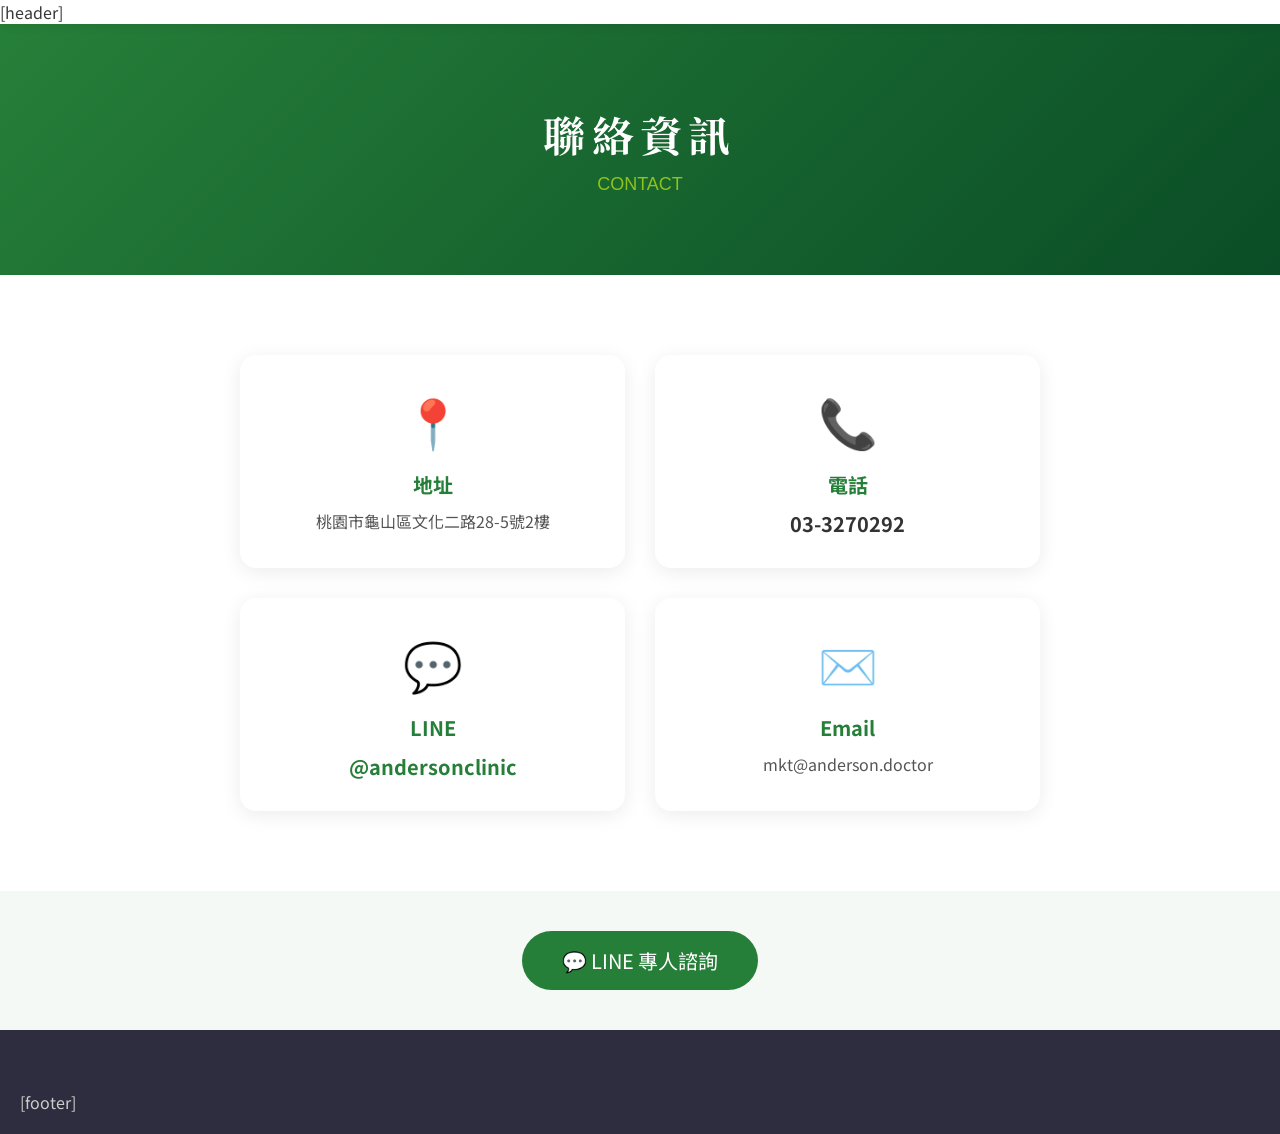
<file: contact.html>
<!DOCTYPE html>
<html lang="zh-TW">
<head>
<meta charset="UTF-8">
<meta name="viewport" content="width=device-width, initial-scale=1.0">
<title>聯絡資訊 - 安生診所-雙心門診</title>
<meta name="robots" content="noindex, nofollow">
<link rel="preconnect" href="https://fonts.googleapis.com">
<link rel="preconnect" href="https://fonts.gstatic.com" crossorigin>
<link href="https://fonts.googleapis.com/css2?family=Noto+Serif+TC:wght@300;400;500;600;700;900&family=Noto+Sans+TC:wght@300;400;500;700&display=swap" rel="stylesheet">
<link rel="stylesheet" href="assets/css/normalize.css">
<link rel="stylesheet" href="assets/css/style.css">
</head>
<body>
<div id="page">
<header class="header_area">[header]</header>
<div class="page-banner" style="background:linear-gradient(135deg,#267F39 0%,#0A4D26 100%);padding:80px 5%;text-align:center;">
  <h1 style="font-family:'Noto Serif TC',serif;font-size:42px;color:#fff;margin:0;letter-spacing:.15em;">聯絡資訊</h1>
  <p style="font-family:Arial,sans-serif;font-size:18px;color:#8EC31B;margin:10px 0 0;">CONTACT</p>
</div>
<div id="content_main">
  <section style="padding:80px 5%;">
    <div style="max-width:800px;margin:auto;display:grid;grid-template-columns:repeat(auto-fit,minmax(280px,1fr));gap:30px;">
      <div style="background:#fff;border-radius:16px;padding:30px;box-shadow:0 4px 20px rgba(0,0,0,.08);text-align:center;">
        <div style="font-size:48px;margin-bottom:15px;">📍</div>
        <h3 style="font-size:20px;color:#267F39;margin:0 0 10px;">地址</h3>
        <p style="font-size:16px;color:#555;">桃園市龜山區文化二路28-5號2樓</p>
      </div>
      <div style="background:#fff;border-radius:16px;padding:30px;box-shadow:0 4px 20px rgba(0,0,0,.08);text-align:center;">
        <div style="font-size:48px;margin-bottom:15px;">📞</div>
        <h3 style="font-size:20px;color:#267F39;margin:0 0 10px;">電話</h3>
        <p style="font-size:20px;color:#333;font-weight:bold;">03-3270292</p>
      </div>
      <div style="background:#fff;border-radius:16px;padding:30px;box-shadow:0 4px 20px rgba(0,0,0,.08);text-align:center;">
        <div style="font-size:48px;margin-bottom:15px;">💬</div>
        <h3 style="font-size:20px;color:#267F39;margin:0 0 10px;">LINE</h3>
        <p style="font-size:20px;color:#267F39;font-weight:bold;">@andersonclinic</p>
      </div>
      <div style="background:#fff;border-radius:16px;padding:30px;box-shadow:0 4px 20px rgba(0,0,0,.08);text-align:center;">
        <div style="font-size:48px;margin-bottom:15px;">✉️</div>
        <h3 style="font-size:20px;color:#267F39;margin:0 0 10px;">Email</h3>
        <p style="font-size:16px;color:#555;">mkt@anderson.doctor</p>
      </div>
    </div>
  </section>
  <section style="padding:40px 5%;background:#f5f9f5;text-align:center;">
    <a href="https://line.me/ti/p/~@andersonclinic" target="_blank" style="display:inline-block;padding:15px 40px;background:#267F39;color:#fff;border-radius:50px;font-size:20px;text-decoration:none;transition:all .3s;">
      💬 LINE 專人諮詢
    </a>
  </section>
</div>
<footer class="footer with_shopping_mode">[footer]</footer>
</div>
<script src="assets/js/jquery-1.11.3.min.js"></script>
<script>$(function(){$('#to_top').on('click',function(e){e.preventDefault();$('html,body').animate({scrollTop:0},600);});});</script>
</body>
</html>
</file>
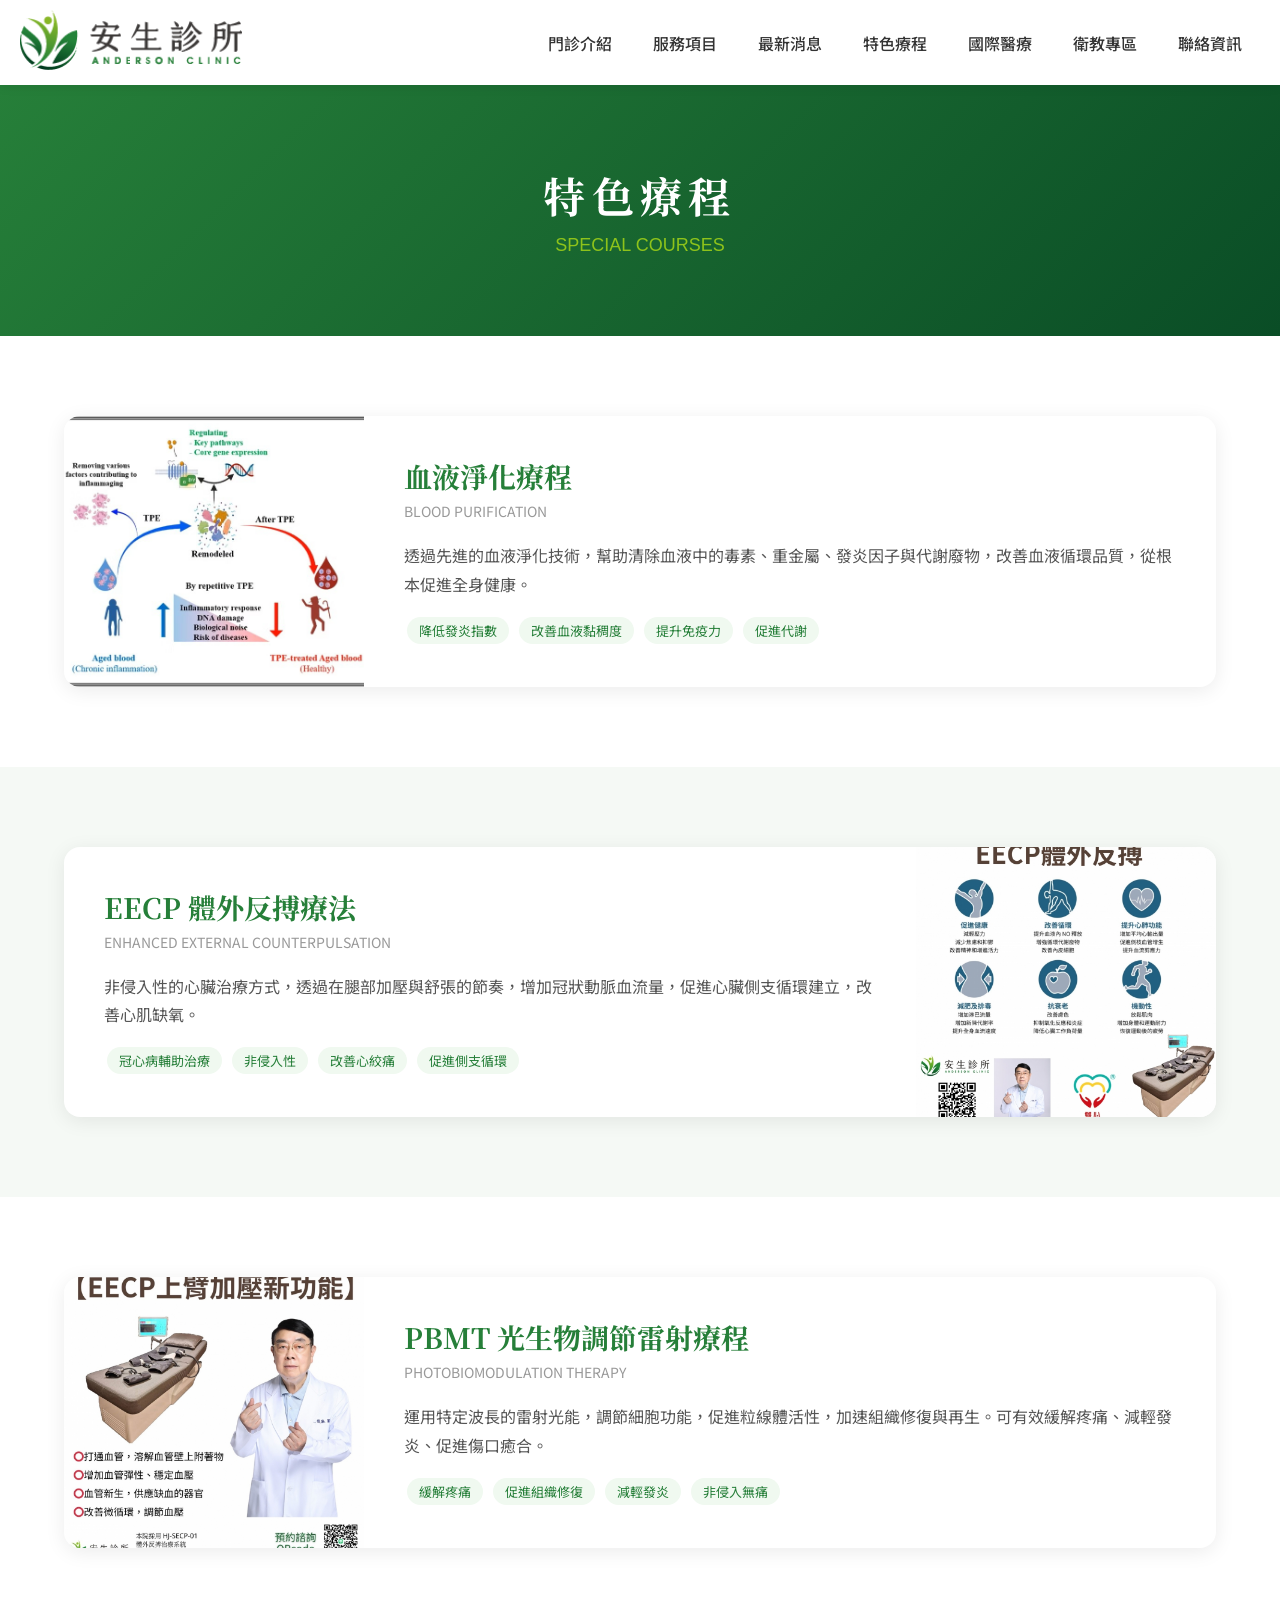
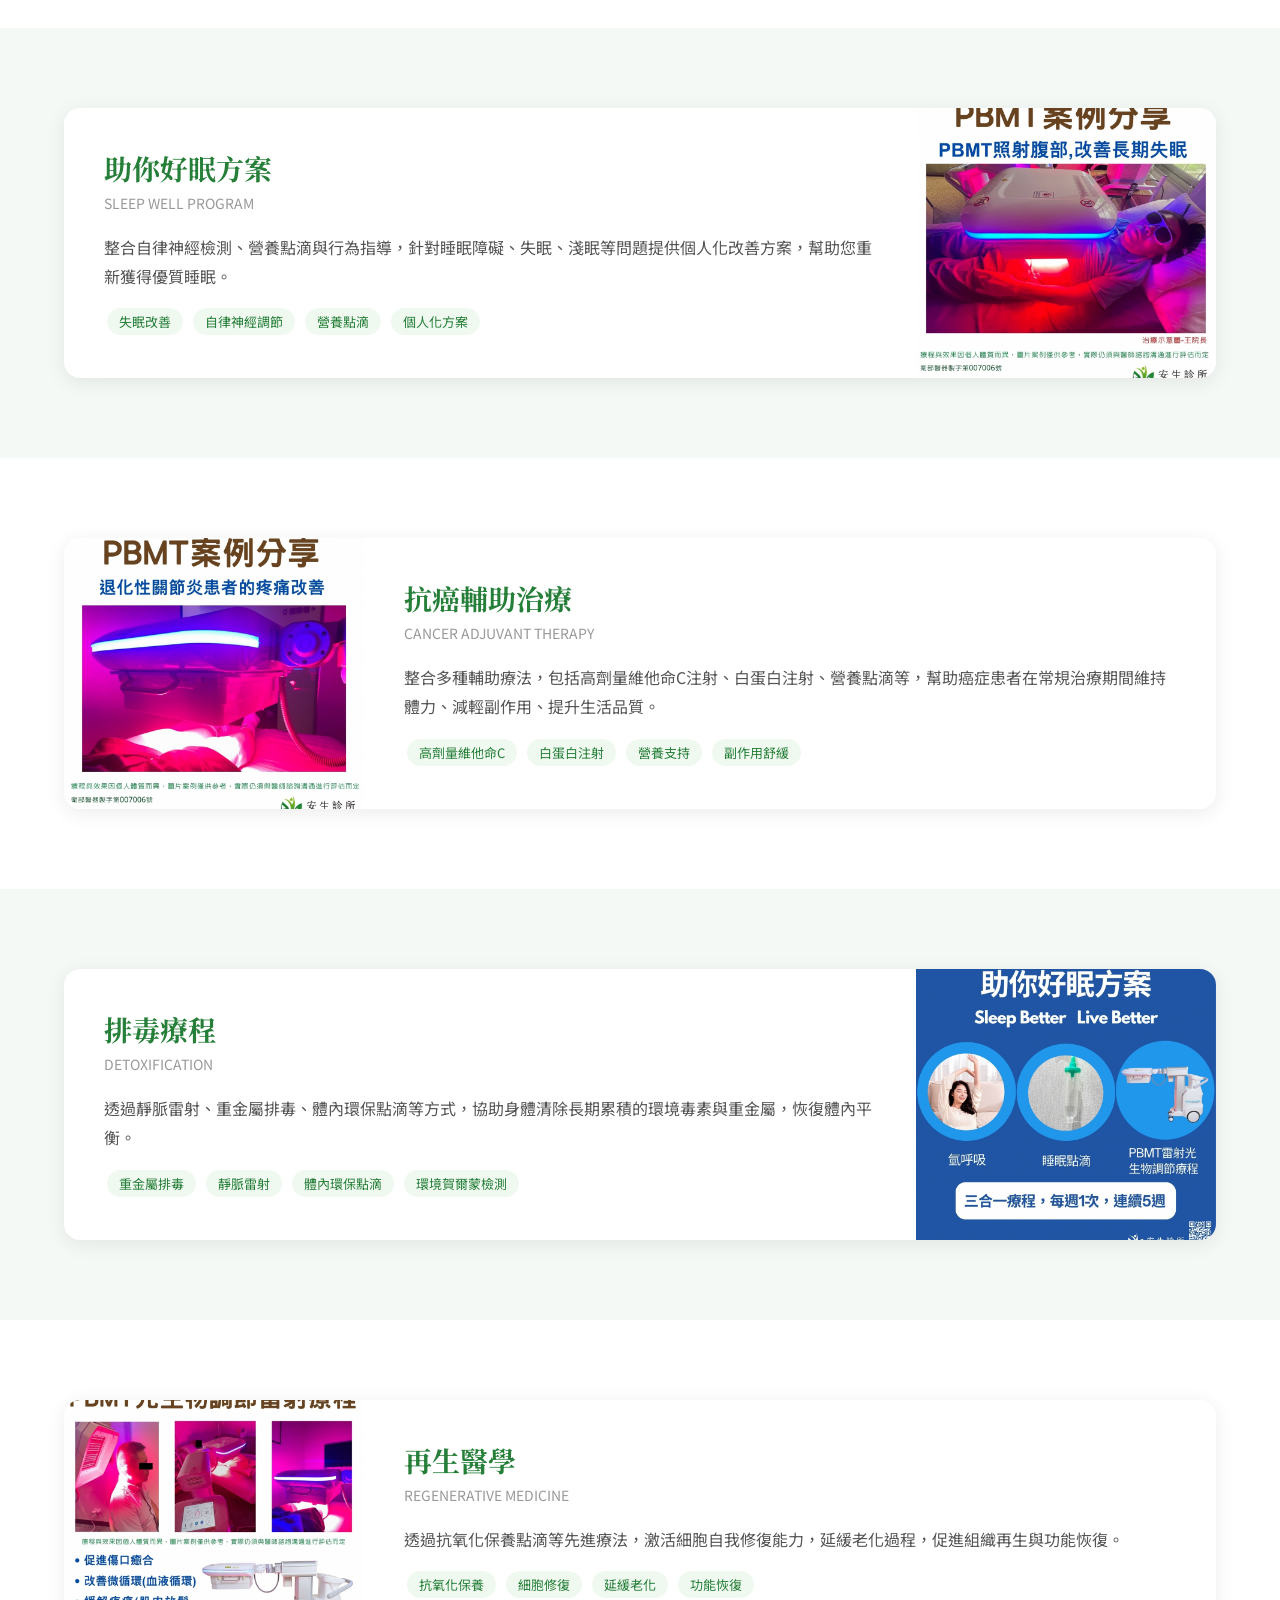
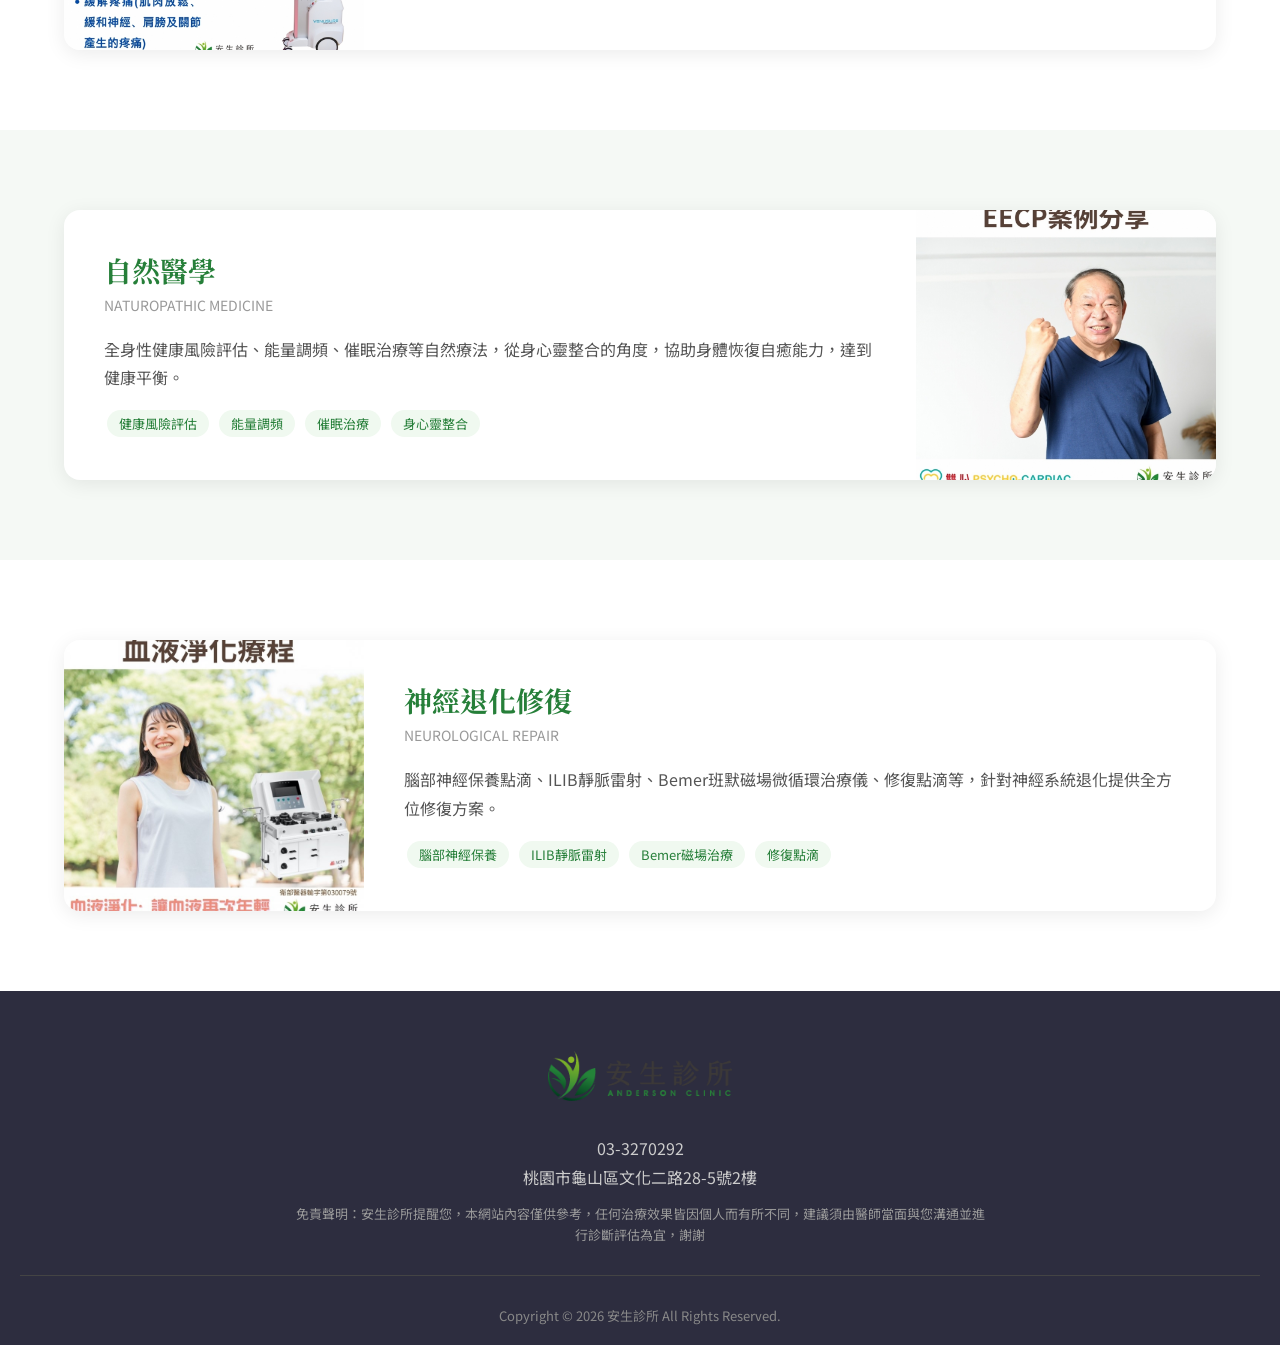
<file: courses.html>
<!DOCTYPE html>
<html lang="zh-TW">
<head>
<meta charset="UTF-8">
<meta name="viewport" content="width=device-width, initial-scale=1.0">
<title>特色療程 - 安生診所-雙心門診</title>
<meta name="robots" content="noindex, nofollow">
<link rel="preconnect" href="https://fonts.googleapis.com">
<link rel="preconnect" href="https://fonts.gstatic.com" crossorigin>
<link href="https://fonts.googleapis.com/css2?family=Noto+Serif+TC:wght@300;400;500;600;700;900&family=Noto+Sans+TC:wght@300;400;500;700&display=swap" rel="stylesheet">
<link rel="stylesheet" href="assets/css/normalize.css">
<link rel="stylesheet" href="assets/css/style.css">
<style>
.course-card { background:#fff; border-radius:16px; overflow:hidden; box-shadow:0 4px 20px rgba(0,0,0,.08); transition:transform .3s,box-shadow .3s; }
.course-card:hover { transform:translateY(-4px); box-shadow:0 8px 30px rgba(0,0,0,.14); }
.course-icon { width:80px; height:80px; border-radius:50%; display:flex; align-items:center; justify-content:center; font-size:36px; flex-shrink:0; }
.tag { display:inline-block; background:#f0f9f0; color:#267F39; padding:4px 12px; border-radius:20px; font-size:13px; margin:3px; }
.course-grid { display:grid; grid-template-columns:repeat(auto-fit,minmax(340px,1fr)); gap:25px; max-width:1200px; margin:0 auto; }
@media (max-width:768px) { .course-grid { grid-template-columns:1fr; } }
</style>
</head>
<body>
<div id="page">

<header class="header_area">
  <div class="main_header_area animated">
    <div class="container">
      <nav id="navigation1" class="navigation">
        <div class="nav-header">
          <a class="nav-brand" href="index.html"><img src="assets/img/logo.png" alt="安生診所"></a>
        </div>
        <div class="stellarnav">
          <ul>
            <li><a href="about.html">門診介紹</a></li>
            <li><a href="services.html">服務項目</a></li>
            <li><a href="index.html">最新消息</a></li>
            <li><a href="courses.html">特色療程</a></li>
            <li><a href="index.html">國際醫療</a></li>
            <li><a href="index.html">衛教專區</a></li>
            <li><a href="contact.html">聯絡資訊</a></li>
          </ul>
        </div>
      </nav>
    </div>
  </div>
</header>

<div class="page-banner" style="background:linear-gradient(135deg,#267F39 0%,#0A4D26 100%);padding:80px 5%;text-align:center;">
  <h1 style="font-family:'Noto Serif TC',serif;font-size:42px;color:#fff;margin:0;letter-spacing:.15em;">特色療程</h1>
  <p style="font-family:Arial,sans-serif;font-size:18px;color:#8EC31B;margin:10px 0 0;">SPECIAL COURSES</p>
</div>

<div id="content_main">

  <!-- 血液淨化療程 -->
  <section id="blood" style="padding:80px 5%;">
    <div style="max-width:1200px;margin:auto;">
      <div class="course-card" style="display:flex;flex-wrap:wrap;">
        <div style="flex:0 0 300px;background:url('assets/img/course_detail1.jpg') center/cover no-repeat;min-height:250px;"></div>
        <div style="flex:1;padding:40px;min-width:300px;">
          <h2 style="font-family:'Noto Serif TC',serif;font-size:28px;color:#267F39;margin:0 0 5px;">血液淨化療程</h2>
          <p style="color:#999;font-size:14px;margin:0 0 20px;">BLOOD PURIFICATION</p>
          <p style="font-size:16px;color:#555;line-height:1.8;">透過先進的血液淨化技術，幫助清除血液中的毒素、重金屬、發炎因子與代謝廢物，改善血液循環品質，從根本促進全身健康。</p>
          <div style="margin-top:15px;">
            <span class="tag">降低發炎指數</span>
            <span class="tag">改善血液黏稠度</span>
            <span class="tag">提升免疫力</span>
            <span class="tag">促進代謝</span>
          </div>
        </div>
      </div>
    </div>
  </section>

  <!-- EECP體外反搏療法 -->
  <section id="eecp" style="padding:80px 5%;background:#f5f9f5;">
    <div style="max-width:1200px;margin:auto;">
      <div class="course-card" style="display:flex;flex-wrap:wrap;flex-direction:row-reverse;">
        <div style="flex:0 0 300px;background:url('assets/img/course_detail2.jpg') center/cover no-repeat;min-height:250px;"></div>
        <div style="flex:1;padding:40px;min-width:300px;">
          <h2 style="font-family:'Noto Serif TC',serif;font-size:28px;color:#267F39;margin:0 0 5px;">EECP 體外反搏療法</h2>
          <p style="color:#999;font-size:14px;margin:0 0 20px;">ENHANCED EXTERNAL COUNTERPULSATION</p>
          <p style="font-size:16px;color:#555;line-height:1.8;">非侵入性的心臟治療方式，透過在腿部加壓與舒張的節奏，增加冠狀動脈血流量，促進心臟側支循環建立，改善心肌缺氧。</p>
          <div style="margin-top:15px;">
            <span class="tag">冠心病輔助治療</span>
            <span class="tag">非侵入性</span>
            <span class="tag">改善心絞痛</span>
            <span class="tag">促進側支循環</span>
          </div>
        </div>
      </div>
    </div>
  </section>

  <!-- PBMT光生物調節 -->
  <section id="pbmt" style="padding:80px 5%;">
    <div style="max-width:1200px;margin:auto;">
      <div class="course-card" style="display:flex;flex-wrap:wrap;">
        <div style="flex:0 0 300px;background:url('assets/img/course_detail3.jpg') center/cover no-repeat;min-height:250px;"></div>
        <div style="flex:1;padding:40px;min-width:300px;">
          <h2 style="font-family:'Noto Serif TC',serif;font-size:28px;color:#267F39;margin:0 0 5px;">PBMT 光生物調節雷射療程</h2>
          <p style="color:#999;font-size:14px;margin:0 0 20px;">PHOTOBIOMODULATION THERAPY</p>
          <p style="font-size:16px;color:#555;line-height:1.8;">運用特定波長的雷射光能，調節細胞功能，促進粒線體活性，加速組織修復與再生。可有效緩解疼痛、減輕發炎、促進傷口癒合。</p>
          <div style="margin-top:15px;">
            <span class="tag">緩解疼痛</span>
            <span class="tag">促進組織修復</span>
            <span class="tag">減輕發炎</span>
            <span class="tag">非侵入無痛</span>
          </div>
        </div>
      </div>
    </div>
  </section>

  <!-- 助你好眠方案 -->
  <section id="sleep" style="padding:80px 5%;background:#f5f9f5;">
    <div style="max-width:1200px;margin:auto;">
      <div class="course-card" style="display:flex;flex-wrap:wrap;flex-direction:row-reverse;">
        <div style="flex:0 0 300px;background:url('assets/img/course_detail4.jpg') center/cover no-repeat;min-height:250px;"></div>
        <div style="flex:1;padding:40px;min-width:300px;">
          <h2 style="font-family:'Noto Serif TC',serif;font-size:28px;color:#267F39;margin:0 0 5px;">助你好眠方案</h2>
          <p style="color:#999;font-size:14px;margin:0 0 20px;">SLEEP WELL PROGRAM</p>
          <p style="font-size:16px;color:#555;line-height:1.8;">整合自律神經檢測、營養點滴與行為指導，針對睡眠障礙、失眠、淺眠等問題提供個人化改善方案，幫助您重新獲得優質睡眠。</p>
          <div style="margin-top:15px;">
            <span class="tag">失眠改善</span>
            <span class="tag">自律神經調節</span>
            <span class="tag">營養點滴</span>
            <span class="tag">個人化方案</span>
          </div>
        </div>
      </div>
    </div>
  </section>

  <!-- 抗癌輔助治療 -->
  <section id="cancer" style="padding:80px 5%;">
    <div style="max-width:1200px;margin:auto;">
      <div class="course-card" style="display:flex;flex-wrap:wrap;">
        <div style="flex:0 0 300px;background:url('assets/img/course_detail5.jpg') center/cover no-repeat;min-height:250px;"></div>
        <div style="flex:1;padding:40px;min-width:300px;">
          <h2 style="font-family:'Noto Serif TC',serif;font-size:28px;color:#267F39;margin:0 0 5px;">抗癌輔助治療</h2>
          <p style="color:#999;font-size:14px;margin:0 0 20px;">CANCER ADJUVANT THERAPY</p>
          <p style="font-size:16px;color:#555;line-height:1.8;">整合多種輔助療法，包括高劑量維他命C注射、白蛋白注射、營養點滴等，幫助癌症患者在常規治療期間維持體力、減輕副作用、提升生活品質。</p>
          <div style="margin-top:15px;">
            <span class="tag">高劑量維他命C</span>
            <span class="tag">白蛋白注射</span>
            <span class="tag">營養支持</span>
            <span class="tag">副作用舒緩</span>
          </div>
        </div>
      </div>
    </div>
  </section>

  <!-- 排毒療程 -->
  <section id="detox" style="padding:80px 5%;background:#f5f9f5;">
    <div style="max-width:1200px;margin:auto;">
      <div class="course-card" style="display:flex;flex-wrap:wrap;flex-direction:row-reverse;">
        <div style="flex:0 0 300px;background:url('assets/img/course_detail6.jpg') center/cover no-repeat;min-height:250px;"></div>
        <div style="flex:1;padding:40px;min-width:300px;">
          <h2 style="font-family:'Noto Serif TC',serif;font-size:28px;color:#267F39;margin:0 0 5px;">排毒療程</h2>
          <p style="color:#999;font-size:14px;margin:0 0 20px;">DETOXIFICATION</p>
          <p style="font-size:16px;color:#555;line-height:1.8;">透過靜脈雷射、重金屬排毒、體內環保點滴等方式，協助身體清除長期累積的環境毒素與重金屬，恢復體內平衡。</p>
          <div style="margin-top:15px;">
            <span class="tag">重金屬排毒</span>
            <span class="tag">靜脈雷射</span>
            <span class="tag">體內環保點滴</span>
            <span class="tag">環境賀爾蒙檢測</span>
          </div>
        </div>
      </div>
    </div>
  </section>

  <!-- 再生醫學 -->
  <section id="regenerative" style="padding:80px 5%;">
    <div style="max-width:1200px;margin:auto;">
      <div class="course-card" style="display:flex;flex-wrap:wrap;">
        <div style="flex:0 0 300px;background:url('assets/img/course_detail7.jpg') center/cover no-repeat;min-height:250px;"></div>
        <div style="flex:1;padding:40px;min-width:300px;">
          <h2 style="font-family:'Noto Serif TC',serif;font-size:28px;color:#267F39;margin:0 0 5px;">再生醫學</h2>
          <p style="color:#999;font-size:14px;margin:0 0 20px;">REGENERATIVE MEDICINE</p>
          <p style="font-size:16px;color:#555;line-height:1.8;">透過抗氧化保養點滴等先進療法，激活細胞自我修復能力，延緩老化過程，促進組織再生與功能恢復。</p>
          <div style="margin-top:15px;">
            <span class="tag">抗氧化保養</span>
            <span class="tag">細胞修復</span>
            <span class="tag">延緩老化</span>
            <span class="tag">功能恢復</span>
          </div>
        </div>
      </div>
    </div>
  </section>

  <!-- 自然醫學 -->
  <section id="naturopathy" style="padding:80px 5%;background:#f5f9f5;">
    <div style="max-width:1200px;margin:auto;">
      <div class="course-card" style="display:flex;flex-wrap:wrap;flex-direction:row-reverse;">
        <div style="flex:0 0 300px;background:url('assets/img/course_detail8.jpg') center/cover no-repeat;min-height:250px;"></div>
        <div style="flex:1;padding:40px;min-width:300px;">
          <h2 style="font-family:'Noto Serif TC',serif;font-size:28px;color:#267F39;margin:0 0 5px;">自然醫學</h2>
          <p style="color:#999;font-size:14px;margin:0 0 20px;">NATUROPATHIC MEDICINE</p>
          <p style="font-size:16px;color:#555;line-height:1.8;">全身性健康風險評估、能量調頻、催眠治療等自然療法，從身心靈整合的角度，協助身體恢復自癒能力，達到健康平衡。</p>
          <div style="margin-top:15px;">
            <span class="tag">健康風險評估</span>
            <span class="tag">能量調頻</span>
            <span class="tag">催眠治療</span>
            <span class="tag">身心靈整合</span>
          </div>
        </div>
      </div>
    </div>
  </section>

  <!-- 神經退化修復 -->
  <section id="neuro" style="padding:80px 5%;">
    <div style="max-width:1200px;margin:auto;">
      <div class="course-card" style="display:flex;flex-wrap:wrap;">
        <div style="flex:0 0 300px;background:url('assets/img/course_detail9.jpg') center/cover no-repeat;min-height:250px;"></div>
        <div style="flex:1;padding:40px;min-width:300px;">
          <h2 style="font-family:'Noto Serif TC',serif;font-size:28px;color:#267F39;margin:0 0 5px;">神經退化修復</h2>
          <p style="color:#999;font-size:14px;margin:0 0 20px;">NEUROLOGICAL REPAIR</p>
          <p style="font-size:16px;color:#555;line-height:1.8;">腦部神經保養點滴、ILIB靜脈雷射、Bemer班默磁場微循環治療儀、修復點滴等，針對神經系統退化提供全方位修復方案。</p>
          <div style="margin-top:15px;">
            <span class="tag">腦部神經保養</span>
            <span class="tag">ILIB靜脈雷射</span>
            <span class="tag">Bemer磁場治療</span>
            <span class="tag">修復點滴</span>
          </div>
        </div>
      </div>
    </div>
  </section>

</div>

<footer class="footer with_shopping_mode">
  <div class="center">
    <div class="footer_info">
      <div class="footer_logo"><a href="index.html"><img src="assets/img/logo.png" alt="安生診所"></a></div>
      <ul>
        <li><p class="tel">03-3270292</p><p class="add">桃園市龜山區文化二路28-5號2樓</p></li>
        <li><p class="ex_p">免責聲明：安生診所提醒您，本網站內容僅供參考，任何治療效果皆因個人而有所不同，建議須由醫師當面與您溝通並進行診斷評估為宜，謝謝</p></li>
      </ul>
    </div>
  </div>
  <p class="copy">Copyright © 2026 安生診所 All Rights Reserved.</p>
</footer>

</div>
<a id="to_top" class="to_top" href="#"><i class="top-icon">↑</i>TOP</a>
<ul id="bottom_menu" class="clearfix with_shopping_mode">
  <li><a href="index.html"><span>🏠</span><em>回首頁</em></a></li>
  <li><a href="tel:03-3270292"><span>📞</span><em>電話</em></a></li>
  <li><a href="https://line.me/ti/p/~@andersonclinic"><span>💬</span><em>LINE</em></a></li>
</ul>
<script src="assets/js/jquery-1.11.3.min.js"></script>
<script>$(function(){$('#to_top').on('click',function(e){e.preventDefault();$('html,body').animate({scrollTop:0},600);});var $n=$('.stellarnav');var $t=$('<button class="nav-toggle">☰</button>');$('.nav-header').append($t);$t.on('click',function(){$n.slideToggle(300);$(this).text($n.is(':visible')?'✕':'☰');});$(window).on('resize',function(){if($(window).width()>968)$n.show();});});</script>
</body>
</html>
</file>
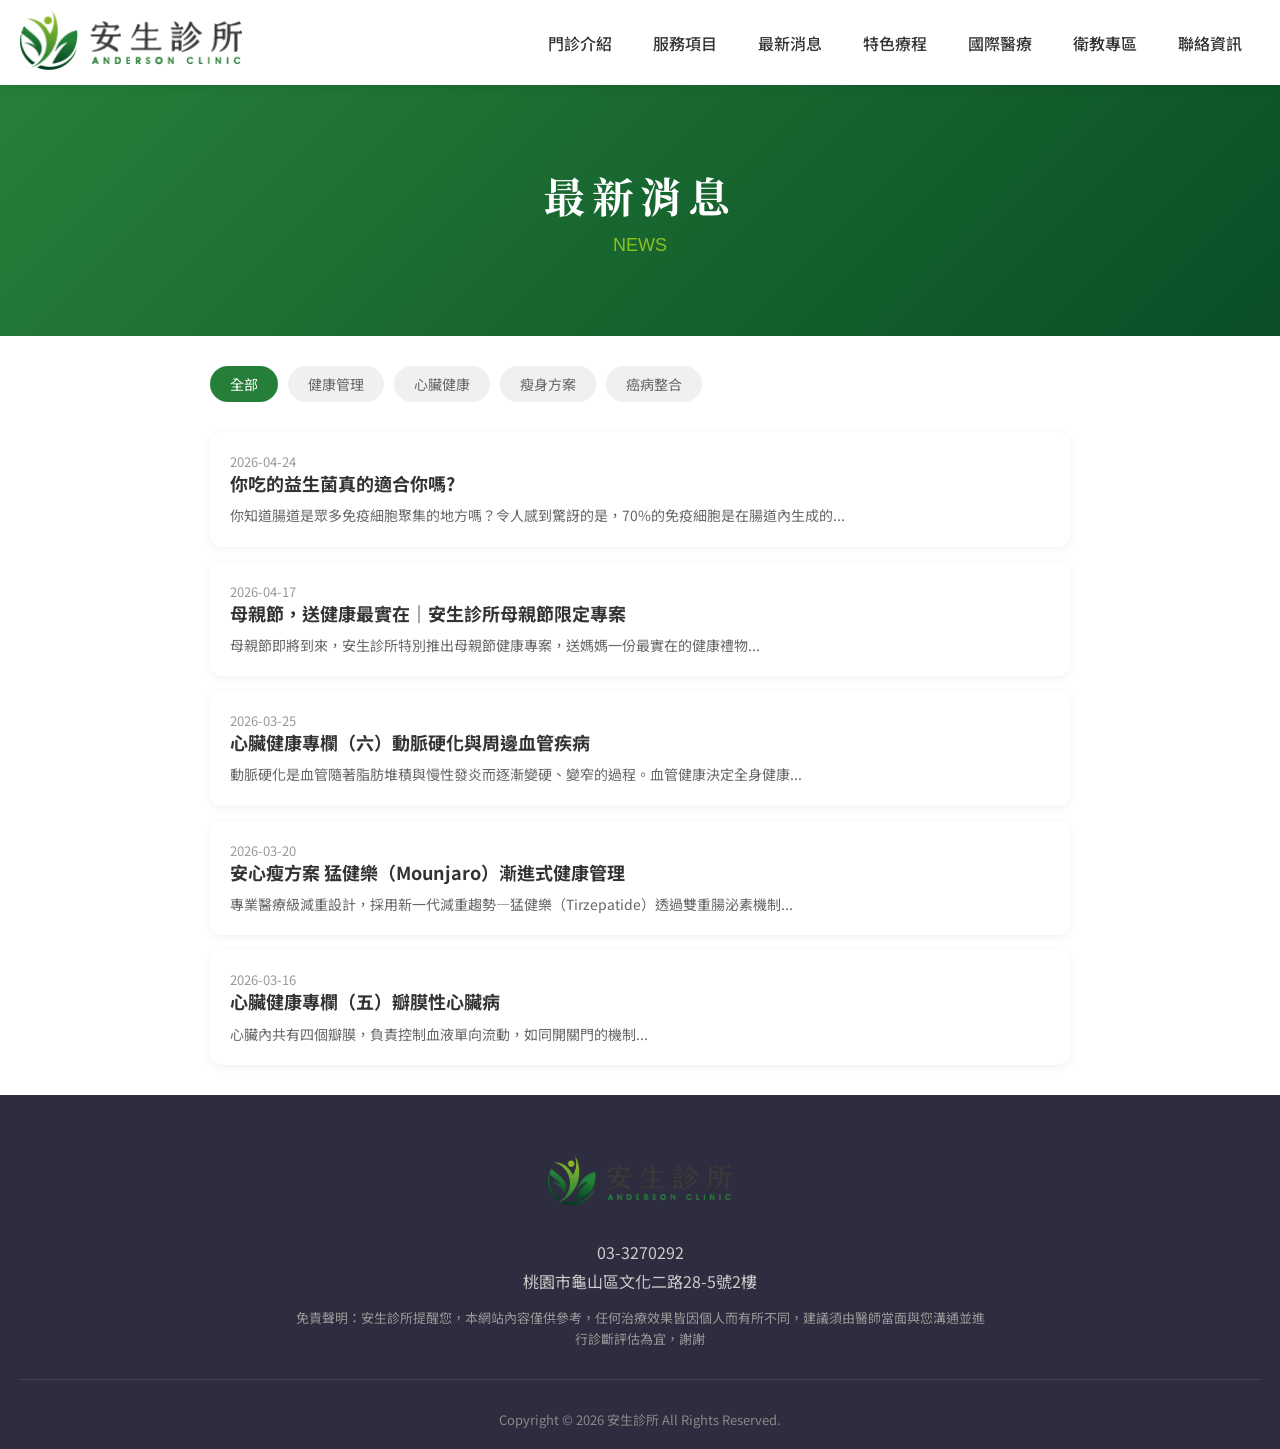
<file: news.html>
<!DOCTYPE html>
<html lang="zh-TW">
<head>
<meta charset="UTF-8">
<meta name="viewport" content="width=device-width, initial-scale=1.0">
<title>最新消息 - 安生診所-雙心門診</title>
<meta name="robots" content="noindex, nofollow">
<link rel="preconnect" href="https://fonts.googleapis.com">
<link rel="preconnect" href="https://fonts.gstatic.com" crossorigin>
<link href="https://fonts.googleapis.com/css2?family=Noto+Serif+TC:wght@300;400;500;600;700;900&family=Noto+Sans+TC:wght@300;400;500;700&display=swap" rel="stylesheet">
<link rel="stylesheet" href="assets/css/normalize.css">
<link rel="stylesheet" href="assets/css/style.css">
<style>
.news-item { background:#fff; border-radius:12px; padding:20px; margin-bottom:15px; box-shadow:0 2px 10px rgba(0,0,0,.06); transition:all .3s; cursor:pointer; }
.news-item:hover { box-shadow:0 4px 20px rgba(0,0,0,.1); }
.news-item h3 { font-size:18px; color:#333; margin:0 0 8px; line-height:1.4; }
.news-item .date { font-size:13px; color:#999; }
.news-item .summary { font-size:14px; color:#666; margin-top:8px; line-height:1.6; }
.news-detail { display:none; background:#f9f9f9; border-radius:12px; padding:30px; margin-bottom:15px; line-height:1.8; }
.news-detail.show { display:block; }
.news-detail p { font-size:15px; color:#555; margin:0 0 15px; }
.back-link { display:inline-block; color:#267F39; font-size:14px; margin-bottom:15px; cursor:pointer; }
.back-link:hover { text-decoration:underline; }
@media (max-width:768px) { .news-item { padding:15px; } }
</style>
</head>
<body>
<div id="page">
<header class="header_area">
  <div class="main_header_area animated">
    <div class="container">
      <nav id="navigation1" class="navigation">
        <div class="nav-header">
          <a class="nav-brand" href="index.html"><img src="assets/img/logo.png" alt="安生診所"></a>
        </div>
        <div class="stellarnav">
          <ul>
            <li><a href="about.html">門診介紹</a></li>
            <li><a href="services.html">服務項目</a></li>
            <li><a href="news.html">最新消息</a></li>
            <li><a href="courses.html">特色療程</a></li>
            <li><a href="index.html">國際醫療</a></li>
            <li><a href="index.html">衛教專區</a></li>
            <li><a href="contact.html">聯絡資訊</a></li>
          </ul>
        </div>
      </nav>
    </div>
  </div>
</header>

<div class="page-banner" style="background:linear-gradient(135deg,#267F39 0%,#0A4D26 100%);padding:80px 5%;text-align:center;">
  <h1 style="font-family:'Noto Serif TC',serif;font-size:42px;color:#fff;margin:0;letter-spacing:.15em;">最新消息</h1>
  <p style="font-family:Arial,sans-serif;font-size:18px;color:#8EC31B;margin:10px 0 0;">NEWS</p>
</div>

<div id="content_main">

  <!-- 主分類導航 -->
  <div style="max-width:900px;margin:30px auto 0;padding:0 20px;display:flex;gap:10px;flex-wrap:wrap;">
    <span style="background:#267F39;color:#fff;padding:8px 20px;border-radius:20px;font-size:14px;cursor:default;">全部</span>
    <span style="background:#f0f0f0;color:#666;padding:8px 20px;border-radius:20px;font-size:14px;cursor:default;">健康管理</span>
    <span style="background:#f0f0f0;color:#666;padding:8px 20px;border-radius:20px;font-size:14px;cursor:default;">心臟健康</span>
    <span style="background:#f0f0f0;color:#666;padding:8px 20px;border-radius:20px;font-size:14px;cursor:default;">瘦身方案</span>
    <span style="background:#f0f0f0;color:#666;padding:8px 20px;border-radius:20px;font-size:14px;cursor:default;">癌病整合</span>
  </div>

  <section style="max-width:900px;margin:30px auto;padding:0 20px;">

    <!-- 消息1：益生菌 -->
    <div class="news-item" onclick="toggleDetail('d1')">
      <div class="date">2026-04-24</div>
      <h3>你吃的益生菌真的適合你嗎?</h3>
      <div class="summary">你知道腸道是眾多免疫細胞聚集的地方嗎？令人感到驚訝的是，70%的免疫細胞是在腸道內生成的...</div>
    </div>
    <div id="d1" class="news-detail">
      <span class="back-link" onclick="toggleDetail('d1')">← 返回列表</span>
      <h2 style="font-family:'Noto Serif TC',serif;font-size:24px;color:#267F39;margin:10px 0 20px;">你吃的益生菌真的適合你嗎?</h2>
      <p><strong>日期：</strong>2026-04-24</p>
      <p>你知道腸道是眾多免疫細胞聚集的地方嗎？令人感到驚訝的是，70%的免疫細胞是在腸道內生成的，其中大多數集中於大腸黏膜。由於人體是由嘴巴、食道、胃、腸接連而成的管狀構造，因此除了食物之外，病原體也會進入體內。為了防堵這些外敵入侵，腸道就成了最大的免疫器官。</p>
      <p>早上空腹及睡前是最佳時間，活性益生菌需與腸道表皮細胞結合才能發揮功能，晚上睡覺時是腸道最穩定的狀態，因此睡前與白天起床空腹時食用效果最好。</p>
      <p>高溫、潮濕都會使菌數衰減，保存溫度越低，存放期限越長，放置在室溫可保存1個月，4℃冷藏可保存2年，-20℃冷凍可保存5年。</p>
      <p>益生菌的營養來源是益生元（prebiotics），多半屬於膳食纖維，例如半乳寡糖、果寡糖、難消化糊精等，這些人體難以使用的醣類剛好可以提供益生菌生長所需的能量，因此食用益生菌後需再補充益生元或膳食纖維，效果更佳。</p>
      <p>益生菌在腸道建立優勢菌種時間過程約需3個月，為了重整腸道環境並排除有害菌和毒素，必須定期食用，不可間隔太久，避免好菌流失，吃愈久功效就愈佳。</p>
    </div>

    <!-- 消息2：母親節 -->
    <div class="news-item" onclick="toggleDetail('d2')">
      <div class="date">2026-04-17</div>
      <h3>母親節，送健康最實在｜安生診所母親節限定專案</h3>
      <div class="summary">母親節即將到來，安生診所特別推出母親節健康專案，送媽媽一份最實在的健康禮物...</div>
    </div>
    <div id="d2" class="news-detail">
      <span class="back-link" onclick="toggleDetail('d2')">← 返回列表</span>
      <h2 style="font-family:'Noto Serif TC',serif;font-size:24px;color:#267F39;margin:10px 0 20px;">母親節，送健康最實在｜安生診所母親節限定專案</h2>
      <p>母親節即將到來，今年送什麼最有心意？</p>
      <p>安生診所特別推出母親節限定健康專案，從全身健康風險評估、營養點滴到自律神經檢測，讓媽媽從內到外真正感受被照顧的溫暖。</p>
      <p>活動期間：即日起至2026年5月31日</p>
      <p>詳情請洽診所或LINE預約諮詢：@andersonclinic</p>
    </div>

    <!-- 消息3：心臟健康六 -->
    <div class="news-item" onclick="toggleDetail('d3')">
      <div class="date">2026-03-25</div>
      <h3>心臟健康專欄（六）動脈硬化與周邊血管疾病</h3>
      <div class="summary">動脈硬化是血管隨著脂肪堆積與慢性發炎而逐漸變硬、變窄的過程。血管健康決定全身健康...</div>
    </div>
    <div id="d3" class="news-detail">
      <span class="back-link" onclick="toggleDetail('d3')">← 返回列表</span>
      <h2 style="font-family:'Noto Serif TC',serif;font-size:24px;color:#267F39;margin:10px 0 20px;">心臟健康專欄（六）動脈硬化與周邊血管疾病</h2>
      <p>動脈硬化是血管隨著脂肪堆積與慢性發炎而逐漸變硬、變窄的過程。</p>
      <p>血管健康決定全身健康。當動脈硬化發生在周邊血管時，可能導致下肢血液循環不良，出現間歇性跛行、腳部冰冷等症狀，嚴重時甚至可能導致組織壞死。</p>
      <p>透過EECP體外反搏療法、靜脈雷射及營養點滴等整合治療，可有效改善血管功能，促進側支循環建立，為血管健康提供全方位照護。</p>
    </div>

    <!-- 消息4：瘦身 -->
    <div class="news-item" onclick="toggleDetail('d4')">
      <div class="date">2026-03-20</div>
      <h3>安心瘦方案 猛健樂（Mounjaro）漸進式健康管理</h3>
      <div class="summary">專業醫療級減重設計，採用新一代減重趨勢—猛健樂（Tirzepatide）透過雙重腸泌素機制...</div>
    </div>
    <div id="d4" class="news-detail">
      <span class="back-link" onclick="toggleDetail('d4')">← 返回列表</span>
      <h2 style="font-family:'Noto Serif TC',serif;font-size:24px;color:#267F39;margin:10px 0 20px;">安心瘦方案 猛健樂（Mounjaro）漸進式健康管理</h2>
      <p>專業醫療級減重設計，採用新一代減重趨勢—猛健樂（Tirzepatide），透過雙重腸泌素機制幫助：</p>
      <p>．抑制食慾，降低過度進食<br>．延長飽足感，自然減少熱量攝取<br>．改善血糖代謝，促進健康減重</p>
      <p>配合醫師個人化評估與營養指導，達到安全有效的體重管理目標。</p>
    </div>

    <!-- 消息5：心臟健康五 -->
    <div class="news-item" onclick="toggleDetail('d5')">
      <div class="date">2026-03-16</div>
      <h3>心臟健康專欄（五）瓣膜性心臟病</h3>
      <div class="summary">心臟內共有四個瓣膜，負責控制血液單向流動，如同開關門的機制...</div>
    </div>
    <div id="d5" class="news-detail">
      <span class="back-link" onclick="toggleDetail('d5')">← 返回列表</span>
      <h2 style="font-family:'Noto Serif TC',serif;font-size:24px;color:#267F39;margin:10px 0 20px;">心臟健康專欄（五）瓣膜性心臟病《心臟的「門」出現問題》</h2>
      <p>心臟內共有四個瓣膜，負責控制血液單向流動，如同開關門的機制。</p>
      <p>當瓣膜出現狹窄或閉鎖不全時，心臟需要更費力地將血液打出，長期下來可能導致心臟擴大、心律不整甚至心臟衰竭。</p>
      <p>定期進行心臟超音波檢查，搭配適當的營養補充與生活型態調整，是瓣膜性心臟病預防與管理的重要關鍵。</p>
    </div>

  </section>

</div>

<footer class="footer with_shopping_mode">
  <div class="center">
    <div class="footer_info">
      <div class="footer_logo"><a href="index.html"><img src="assets/img/logo.png" alt="安生診所"></a></div>
      <ul>
        <li><p class="tel">03-3270292</p><p class="add">桃園市龜山區文化二路28-5號2樓</p></li>
        <li><p class="ex_p">免責聲明：安生診所提醒您，本網站內容僅供參考，任何治療效果皆因個人而有所不同，建議須由醫師當面與您溝通並進行診斷評估為宜，謝謝</p></li>
      </ul>
    </div>
  </div>
  <p class="copy">Copyright © 2026 安生診所 All Rights Reserved.</p>
</footer>

</div>
<a id="to_top" class="to_top" href="#"><i class="top-icon">↑</i>TOP</a>
<ul id="bottom_menu" class="clearfix with_shopping_mode">
  <li><a href="index.html"><span>🏠</span><em>回首頁</em></a></li>
  <li><a href="tel:03-3270292"><span>📞</span><em>電話</em></a></li>
  <li><a href="https://line.me/ti/p/~@andersonclinic"><span>💬</span><em>LINE</em></a></li>
</ul>
<script src="assets/js/jquery-1.11.3.min.js"></script>
<script>
function toggleDetail(id) {
  var detail = document.getElementById(id);
  detail.classList.toggle('show');
  if(detail.classList.contains('show')) {
    setTimeout(function(){ detail.scrollIntoView({behavior:'smooth', block:'start'}); }, 100);
  }
}
// 支援從外部連結 #d1~#d5 自動展開
$(function(){
  var hash = window.location.hash;
  if(hash) { toggleDetail(hash.replace('#','')); }
});
$(function(){$('#to_top').on('click',function(e){e.preventDefault();$('html,body').animate({scrollTop:0},600);});
var $n=$('.stellarnav');var $t=$('<button class="nav-toggle">☰</button>');$('.nav-header').append($t);
$t.on('click',function(){$n.slideToggle(300);$(this).text($n.is(':visible')?'✕':'☰');});
$(window).on('resize',function(){if($(window).width()>968)$n.show();});});
</script>
</body>
</html>
</file>
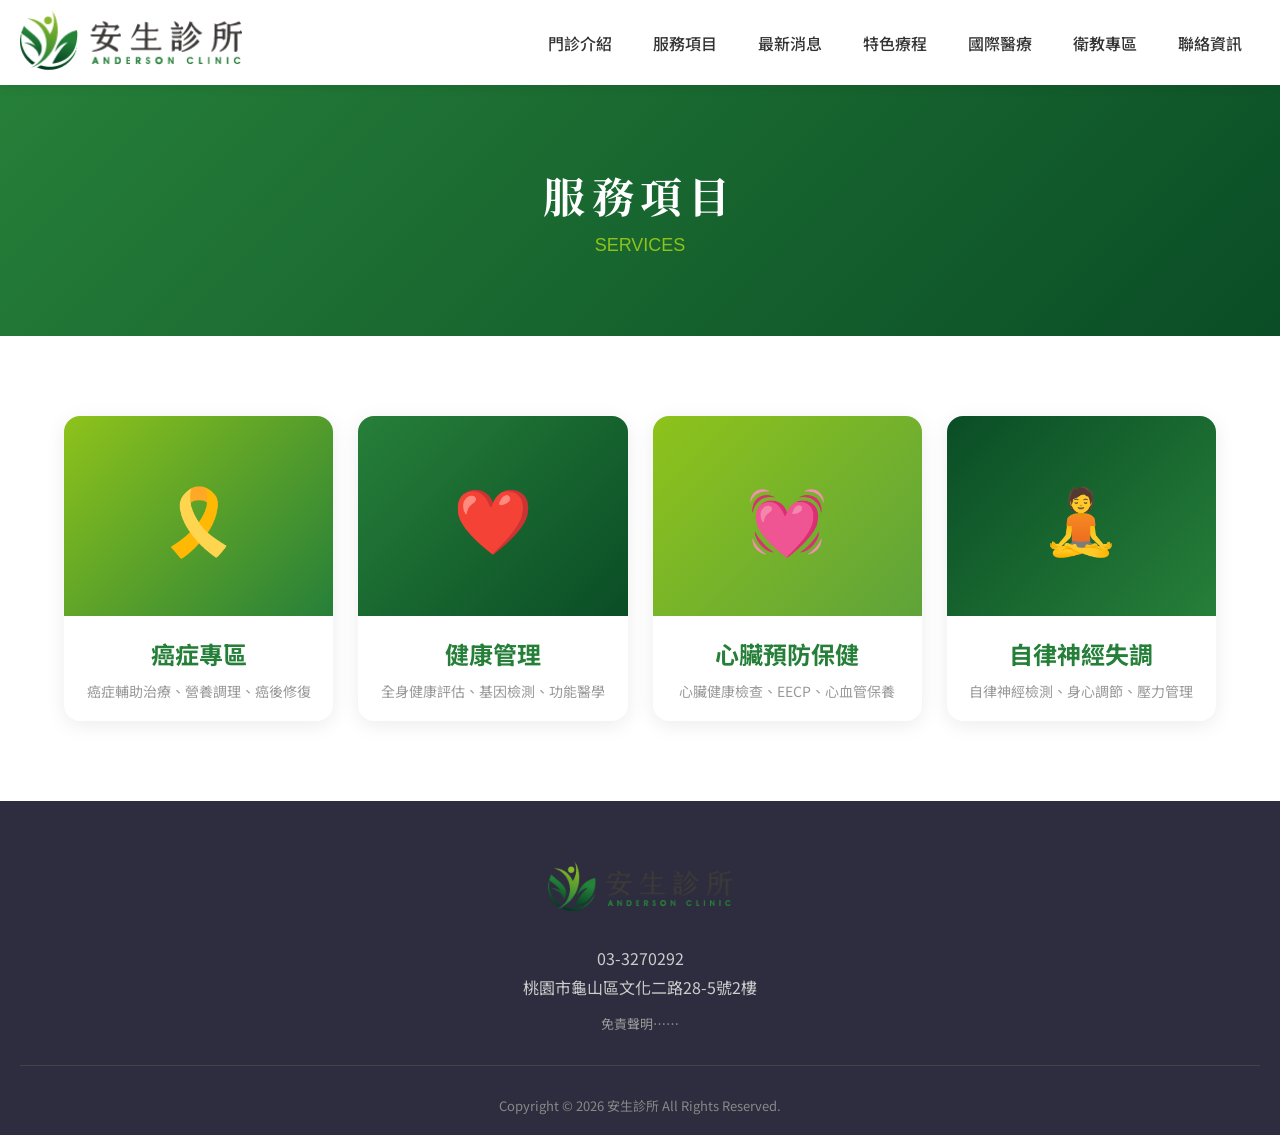
<file: services.html>
<!DOCTYPE html>
<html lang="zh-TW">
<head>
<meta charset="UTF-8">
<meta name="viewport" content="width=device-width, initial-scale=1.0">
<title>服務項目 - 安生診所-雙心門診</title>
<meta name="robots" content="noindex, nofollow">
<link rel="preconnect" href="https://fonts.googleapis.com">
<link rel="preconnect" href="https://fonts.gstatic.com" crossorigin>
<link href="https://fonts.googleapis.com/css2?family=Noto+Serif+TC:wght@300;400;500;600;700;900&family=Noto+Sans+TC:wght@300;400;500;700&display=swap" rel="stylesheet">
<link rel="stylesheet" href="assets/css/normalize.css">
<link rel="stylesheet" href="assets/css/style.css">
</head>
<body>
<div id="page">

<header class="header_area">
  <div class="main_header_area animated">
    <div class="container">
      <nav id="navigation1" class="navigation">
        <div class="nav-header">
          <a class="nav-brand" href="index.html"><img src="assets/img/logo.png" alt="安生診所"></a>
        </div>
        <div class="stellarnav">
          <ul>
            <li><a href="about.html">門診介紹</a></li>
            <li><a href="services.html">服務項目</a></li>
            <li><a href="index.html">最新消息</a></li>
            <li><a href="index.html">特色療程</a></li>
            <li><a href="index.html">國際醫療</a></li>
            <li><a href="index.html">衛教專區</a></li>
            <li><a href="contact.html">聯絡資訊</a></li>
          </ul>
        </div>
      </nav>
    </div>
  </div>
</header>

<div class="page-banner" style="background:linear-gradient(135deg,#267F39 0%,#0A4D26 100%);padding:80px 5%;text-align:center;">
  <h1 style="font-family:'Noto Serif TC',serif;font-size:42px;color:#fff;margin:0;letter-spacing:.15em;">服務項目</h1>
  <p style="font-family:Arial,sans-serif;font-size:18px;color:#8EC31B;margin:10px 0 0;">SERVICES</p>
</div>

<div id="content_main">

  <!-- 四大項目 -->
  <section style="padding:80px 5%;">
    <div style="max-width:1200px;margin:auto;">
      <div style="display:grid;grid-template-columns:repeat(auto-fit,minmax(260px,1fr));gap:25px;">
        
        <a href="#" style="display:block;background:#fff;border-radius:16px;overflow:hidden;box-shadow:0 4px 20px rgba(0,0,0,.08);transition:transform .3s,box-shadow .3s;text-decoration:none;">
          <div style="height:200px;background:linear-gradient(135deg,#8EC31B,#267F39);display:flex;align-items:center;justify-content:center;">
            <span style="font-size:64px;">🎗️</span>
          </div>
          <div style="padding:20px;text-align:center;">
            <h3 style="font-size:24px;color:#267F39;margin:0;">癌症專區</h3>
            <p style="font-size:14px;color:#999;margin:10px 0 0;">癌症輔助治療、營養調理、癌後修復</p>
          </div>
        </a>

        <a href="#" style="display:block;background:#fff;border-radius:16px;overflow:hidden;box-shadow:0 4px 20px rgba(0,0,0,.08);transition:transform .3s,box-shadow .3s;text-decoration:none;">
          <div style="height:200px;background:linear-gradient(135deg,#267F39,#0A4D26);display:flex;align-items:center;justify-content:center;">
            <span style="font-size:64px;">❤️</span>
          </div>
          <div style="padding:20px;text-align:center;">
            <h3 style="font-size:24px;color:#267F39;margin:0;">健康管理</h3>
            <p style="font-size:14px;color:#999;margin:10px 0 0;">全身健康評估、基因檢測、功能醫學</p>
          </div>
        </a>

        <a href="#" style="display:block;background:#fff;border-radius:16px;overflow:hidden;box-shadow:0 4px 20px rgba(0,0,0,.08);transition:transform .3s,box-shadow .3s;text-decoration:none;">
          <div style="height:200px;background:linear-gradient(135deg,#8EC31B,#5FA33A);display:flex;align-items:center;justify-content:center;">
            <span style="font-size:64px;">💓</span>
          </div>
          <div style="padding:20px;text-align:center;">
            <h3 style="font-size:24px;color:#267F39;margin:0;">心臟預防保健</h3>
            <p style="font-size:14px;color:#999;margin:10px 0 0;">心臟健康檢查、EECP、心血管保養</p>
          </div>
        </a>

        <a href="#" style="display:block;background:#fff;border-radius:16px;overflow:hidden;box-shadow:0 4px 20px rgba(0,0,0,.08);transition:transform .3s,box-shadow .3s;text-decoration:none;">
          <div style="height:200px;background:linear-gradient(135deg,#0A4D26,#267F39);display:flex;align-items:center;justify-content:center;">
            <span style="font-size:64px;">🧘</span>
          </div>
          <div style="padding:20px;text-align:center;">
            <h3 style="font-size:24px;color:#267F39;margin:0;">自律神經失調</h3>
            <p style="font-size:14px;color:#999;margin:10px 0 0;">自律神經檢測、身心調節、壓力管理</p>
          </div>
        </a>

      </div>
    </div>
  </section>

</div>

<footer class="footer with_shopping_mode">
  <div class="center">
    <div class="footer_info">
      <div class="footer_logo"><a href="index.html"><img src="assets/img/logo.png" alt="安生診所"></a></div>
      <ul>
        <li><p class="tel">03-3270292</p><p class="add">桃園市龜山區文化二路28-5號2樓</p></li>
        <li><p class="ex_p">免責聲明⋯⋯</p></li>
      </ul>
    </div>
  </div>
  <p class="copy">Copyright © 2026 安生診所 All Rights Reserved.</p>
</footer>

</div>
<a id="to_top" class="to_top" href="#"><i class="top-icon">↑</i>TOP</a>
<ul id="bottom_menu" class="clearfix with_shopping_mode">
  <li><a href="index.html"><span>🏠</span><em>回首頁</em></a></li>
  <li><a href="tel:03-3270292"><span>📞</span><em>電話</em></a></li>
  <li><a href="https://line.me/ti/p/~@andersonclinic"><span>💬</span><em>LINE</em></a></li>
</ul>
<script src="assets/js/jquery-1.11.3.min.js"></script>
<script>
$(function(){
  var $top = $('#to_top');
  $(window).on('scroll',function(){if($(this).scrollTop()>400)$top.addClass('show');else $top.removeClass('show');});
  $top.on('click',function(e){e.preventDefault();$('html,body').animate({scrollTop:0},600);});
  var $n=$('.stellarnav');var $t=$('<button class="nav-toggle">☰</button>');$('.nav-header').append($t);
  $t.on('click',function(){$n.slideToggle(300);$(this).text($n.is(':visible')?'✕':'☰');});
  $(window).on('resize',function(){if($(window).width()>968)$n.show();});
});
</script>
</body>
</html>
</file>
<file: assets/css/style.css>
/* ===== 安生診所 — 主樣式 ===== */
:root {
  --green: #267F39;
  --green-light: #8EC31B;
  --green-dark: #0A4D26;
  --brown: #3B3938;
  --green-bg: rgba(95, 163, 58, .9);
  --f42: 42px;
  --f35: 35px;
  --f30: 30px;
  --f28: 28px;
  --f24: 24px;
  --f22: 22px;
  --font-serif: 'Noto Serif TC', serif;
  --font-sans: 'Noto Sans TC', sans-serif;
}

* { box-sizing: border-box; }
body { font-family: var(--font-sans); color: var(--brown); margin: 0; padding: 0; background: #fff; }
img { max-width: 100%; height: auto; }
a { text-decoration: none; color: inherit; }
ul { list-style: none; margin: 0; padding: 0; }

/* ===== Header / Nav ===== */
.header_area {
  position: relative;
  z-index: 100;
  width: 100%;
  background: #fff;
  box-shadow: 0 2px 10px rgba(0,0,0,.08);
}
.main_header_area { padding: 0 20px; }
.container { max-width: 1400px; margin: 0 auto; }

.navigation {
  display: flex;
  align-items: center;
  justify-content: space-between;
  padding: 10px 0;
}
.nav-header .nav-brand img { height: 60px; }

.stellarnav ul { display: flex; gap: 5px; }
.stellarnav ul li { position: relative; }
.stellarnav ul li a {
  display: block;
  padding: 12px 18px;
  font-size: 16px;
  color: #333;
  font-weight: 500;
  transition: color .3s;
}
.stellarnav ul li a:hover { color: var(--green); }
.stellarnav ul li ul {
  display: none;
  position: absolute;
  top: 100%;
  left: 0;
  background: #fff;
  min-width: 200px;
  box-shadow: 0 5px 20px rgba(0,0,0,.12);
  z-index: 200;
}
.stellarnav ul li:hover ul { display: block; }
.stellarnav ul li ul li a {
  padding: 10px 18px;
  font-size: 14px;
  border-bottom: 1px solid #f0f0f0;
}

/* ===== Banner ===== */
.bannerindex { width: 100%; overflow: hidden; }
.swiper-banner .swiper-slide img { width: 100%; display: block; }
.swiper-pagination { bottom: 20px !important; }
.swiper-pagination-bullet { background: #fff; opacity: .7; }
.swiper-pagination-bullet-active { background: var(--green-light); opacity: 1; }

/* ===== Title Box ===== */
.title_i_box {
  text-align: center;
  padding: 50px 0 30px;
}
.title_i_box h4 {
  font-family: var(--font-serif);
  font-size: var(--f30);
  color: var(--brown);
  font-weight: 600;
  letter-spacing: .1em;
  margin: 0;
  position: relative;
  display: inline-block;
}
.title_i_box h4::after {
  content: '';
  display: block;
  width: 50px;
  height: 3px;
  background: var(--green);
  margin: 10px auto 0;
}

/* ===== 最新消息 ===== */
.news_part {
  max-width: 1200px;
  margin: 0 auto;
  padding: 0 20px 40px;
}
.news_list ul {
  max-width: 800px;
  margin: 0 auto;
}
.news_list ul li {
  border-bottom: 1px solid #eee;
  padding: 12px 0;
}
.news_list ul li a {
  display: flex;
  gap: 20px;
  align-items: center;
}
.news_list ul li a span {
  font-size: 14px;
  color: #999;
  white-space: nowrap;
}
.news_list ul li a p {
  font-size: 16px;
  color: #333;
  margin: 0;
  flex: 1;
  line-height: 1.5;
}
.news_list ul li a:hover p { color: var(--green); }

.i_news_b {
  text-align: center;
  padding: 20px 0;
}
.animated-arrow {
  display: inline-flex;
  align-items: center;
  gap: 8px;
  color: var(--green);
  font-size: 16px;
  padding: 8px 20px;
  border: 2px solid var(--green);
  border-radius: 30px;
  transition: all .3s;
}
.animated-arrow:hover {
  background: var(--green);
  color: #fff;
}

/* ===== 編輯器區塊 (hs_box) ===== */
.hs_box * {
  line-height: 150%;
  font-size: 15px;
  border: 0;
  outline: none;
  text-decoration: none;
  padding: 0;
  margin: 0;
  list-style: none;
  box-sizing: border-box;
  max-width: 100%;
  font-family: var(--font-sans);
  transition: ease .4s;
}
.hs_box { overflow: hidden; scroll-behavior: smooth; background: transparent; max-width: 2000px; margin: auto; }

/* 標題 */
.an_title {
  font-size: 40px;
  color: var(--brown);
  text-align: center;
  line-height: 120%;
  display: block;
  letter-spacing: .1em;
  font-family: var(--font-serif);
  font-weight: 600;
  padding: 5px 0 0;
}
.an_title em {
  display: block;
  font-size: var(--f24);
  line-height: 120%;
  font-family: 'Arial', sans-serif;
  color: var(--green);
  padding: 5px 0 0;
  font-weight: normal;
}

/* ===== 診所簡介 (ani_a) ===== */
.ani_a {
  text-align: center;
  padding: 100px 5% 180px;
  background: url('../img/an_bg01.jpg') center/cover no-repeat;
}
.ani_a i img { animation: ara 2s infinite; }
.ani_a > p {
  padding: 70px 0 70px;
  font-size: var(--f42);
  color: var(--brown);
  line-height: 120%;
  letter-spacing: .15em;
  font-family: var(--font-serif);
  font-weight: 500;
}
.ani_a a {
  max-width: 280px;
  display: block;
  margin: auto;
  padding: 15px 10px;
  color: var(--green-dark);
  font-family: var(--font-sans);
  font-size: var(--f24);
  line-height: 150%;
  letter-spacing: .08em;
  background: var(--green-light);
  box-shadow: inset -3px -3px 3px #115a2fa8, inset 2px 2px 2px rgba(244,255,248,.692);
  border-radius: 8px;
}
.ani_a a:hover {
  box-shadow: inset -2px -2px 2px #115a2fa8;
  transform: scale(.98);
}

@-webkit-keyframes ara { 25% { transform: rotate(-5deg); } 75% { transform: rotate(5deg); } }
@keyframes ara { 25% { transform: rotate(-5deg); } 75% { transform: rotate(5deg); } }

/* ===== 服務項目 (ani_b) ===== */
.ani_b {
  background: url('../img/an_bg02.jpg') center/cover no-repeat;
  padding: 100px 0;
  text-align: center;
}
.ani_b h4 { position: relative; z-index: 1; padding: 0 5%; }
.ani_b h4 > img {
  position: absolute; top: 70%; left: 50%;
  transform: translate(-50%, -50%); z-index: -1;
  width: 70%; max-width: 300px;
}
.content_flex { display: flex; align-items: center; justify-content: center; flex-wrap: wrap; gap: 10px; }
.ani_b dl { align-items: flex-start; margin: 50px 0 0; position: relative; z-index: 1; }
.ani_b dl a {
  display: block; max-width: 280px; margin: 30px 10px 0; width: calc(100%/4 - 20px);
  border-radius: 12px; overflow: hidden; box-shadow: 0 4px 15px rgba(0,0,0,.1);
  background: #fff; transition: transform .3s, box-shadow .3s;
}
.ani_b dl a:hover { transform: translateY(-5px); box-shadow: 0 8px 25px rgba(0,0,0,.15); }
.ani_b dl a img { width: 100%; display: block; }
.ani_b dl a h5 {
  font-size: var(--f30); color: var(--brown); line-height: 120%; letter-spacing: .08em;
  padding: 20px 10px; font-family: var(--font-sans); font-weight: 500; margin: 0;
}

/* ===== 特色療程 (ani_c) ===== */
.ani_c { padding: 100px 5%; }
.ani_c01 { max-width: 1315px; margin: 50px auto 0; }
.ani_c01 dl { align-items: stretch; flex-wrap: nowrap; justify-content: center; }
.ani_c01 dl a {
  display: block; position: relative; max-width: 100%; overflow: hidden; border-radius: 12px;
  box-shadow: 0 4px 15px rgba(0,0,0,.1); transition: transform .3s;
}
.ani_c01 dl a:hover { transform: translateY(-3px); }
.ani_c01 dl a img { width: 100%; display: block; transition: transform .4s; }
.ani_c01 dl a:hover > img { transform: scale(1.05); }
.ani_c01 dl a h5 {
  width: 100%; position: absolute; bottom: 0; left: 0; text-align: center;
  font-size: var(--f30); color: #fff; line-height: 120%; letter-spacing: .05em;
  font-family: var(--font-sans); font-weight: 500; padding: 15px;
  background: var(--green-bg); margin: 0;
}
.ani_c01 dl a s { position: absolute; bottom: 20px; left: 20px; }
.ani_c01 dl a i { position: absolute; bottom: 30px; right: 20px; }
.ani_c01 dl section {
  margin: 0 0 0 20px;
  display: flex; flex-direction: column; justify-content: space-between; align-items: center; gap: 20px;
}
.ani_c02dl { margin: 30px auto 0; }

/* ===== 醫師介紹 (ani_d) ===== */
.ani_d {
  padding: 100px 5%;
  background: url('../img/an_bg03.jpg') center/cover no-repeat;
}
/* ===== 醫師介紹 (ani_d) — 微調 ===== */
.ani_d dl dd {
  width: calc(100%/2 - 20px); margin: 30px 10px 0;
  justify-content: flex-start; flex-wrap: nowrap; gap: 20px;
  background: rgba(255,255,255,.92); border-radius: 16px; padding: 30px;
  box-shadow: 0 4px 20px rgba(0,0,0,.08);
  transition: transform .3s, box-shadow .3s;
}
.ani_d dl dd:hover { transform: translateY(-3px); box-shadow: 0 8px 30px rgba(0,0,0,.12); }
.ani_d dl dd i { display: block; text-align: center; min-width: 140px; }
.ani_d dl dd i img { width: 120px; height: 120px; object-fit: cover; border-radius: 50%; border: 3px solid var(--green-light); }
.ani_d dl dd i h6 {
  display: block; text-align: center; font-family: var(--font-sans);
  font-size: var(--f24); color: var(--green); padding: 15px 0 0;
}
.ani_d dl dd i h6 s {
  display: block; font-size: var(--f30); font-family: var(--font-sans); color: var(--green-dark); font-style: normal;
}
.ani_d dl dd p { min-width: fit-content; }
.ani_d dl dd p b {
  display: block; font-size: var(--f28); color: var(--green); line-height: 120%; letter-spacing: .1em;
  font-family: var(--font-sans); padding: 0 0 10px;
}
.ani_d dl dd p span {
  font-size: var(--f22); color: var(--brown); line-height: 150%;
  font-family: var(--font-sans); display: inline-block; padding: 3px 12px; margin: 3px;
  background: #f0f9f0; border-radius: 20px;
}

/* ===== 衛教專區 ===== */
.module_i_news { max-width: 1200px; margin: 0 auto; padding: 40px 20px; }
.module_i_news ul { max-width: 900px; margin: 0 auto; }
.module_i_news ul li { margin-bottom: 20px; }
.module_i_news ul li a {
  display: flex; gap: 20px; padding: 15px; border-radius: 12px;
  background: #f9f9f9; transition: background .3s, box-shadow .3s;
}
.module_i_news ul li a:hover { background: #f0f9f0; box-shadow: 0 4px 15px rgba(0,0,0,.08); }
.i_blog_le { flex: 0 0 200px; }
.i_blog_le img { width: 100%; height: 140px; object-fit: cover; border-radius: 8px; }
.i_blog_ri { flex: 1; }
.i_blog_ri h5 { font-size: 18px; color: #333; margin: 0 0 8px; font-weight: 600; line-height: 1.4; }
.i_blog_ri em { font-size: 13px; color: #999; font-style: normal; display: block; margin-bottom: 8px; }
.i_blog_ri p { font-size: 14px; color: #666; line-height: 1.6; margin: 0; }
.i_blog_b { text-align: center; padding: 30px 0; }

/* ===== 回到頂端 ===== */
.to_top {
  position: fixed; bottom: 80px; right: 20px; z-index: 98;
  display: flex; flex-direction: column; align-items: center;
  width: 50px; padding: 8px 0;
  background: var(--green); color: #fff; border-radius: 25px;
  font-size: 12px; text-align: center; cursor: pointer;
  box-shadow: 0 2px 10px rgba(0,0,0,.2); transition: all .3s;
  opacity: 0; visibility: hidden;
}
.to_top.show { opacity: 1; visibility: visible; }
.to_top:hover { background: var(--green-dark); transform: translateY(-3px); }
.top-icon { display: block; font-size: 20px; font-weight: bold; font-style: normal; }

/* ===== 頂部社群連結 ===== */
.me_tp_features {
  display: flex; align-items: center; gap: 10px;
}
.me_tp_features .tp_links { display: flex; gap: 8px; }
.me_tp_features .tp_links a {
  display: flex; align-items: center; justify-content: center;
  width: 36px; height: 36px; border-radius: 50%;
  background: var(--green); color: #fff; font-size: 18px;
  transition: all .3s;
}
.me_tp_features .tp_links a:hover { background: var(--green-dark); transform: scale(1.1); }

/* ===== 手機底部選單 ===== */
#bottom_menu {
  display: none;
  position: fixed; bottom: 0; left: 0; right: 0; z-index: 999;
  background: #fff; box-shadow: 0 -2px 10px rgba(0,0,0,.1);
  padding: 8px 0; justify-content: space-around;
}
#bottom_menu li { display: inline-block; }
#bottom_menu li a {
  display: flex; flex-direction: column; align-items: center;
  padding: 5px 15px; color: #666; font-size: 12px; transition: color .3s;
}
#bottom_menu li a:hover { color: var(--green); }
#bottom_menu li a i { font-size: 22px; margin-bottom: 3px; }
#bottom_menu li a em { font-style: normal; font-size: 11px; }
.with_shopping_mode { padding-bottom: 70px; }
@media (max-width: 768px) {
  #bottom_menu { display: flex; }
}

/* ===== 導航列 — 固定頂部 ===== */
.header_area {
  position: sticky;
  top: 0;
  z-index: 100;
  width: 100%;
  background: #fff;
  box-shadow: 0 2px 10px rgba(0,0,0,.08);
}
.nav-header { display: flex; align-items: center; gap: 15px; }
.nav-toggle {
  display: none; background: none; border: none;
  font-size: 28px; cursor: pointer; padding: 5px 10px;
  color: var(--brown); line-height: 1;
}
@media (max-width: 968px) {
  .navigation { flex-wrap: wrap; }
  .nav-toggle { display: block; }
  .stellarnav { display: none; width: 100%; }
  .stellarnav ul { flex-direction: column; }
  .stellarnav ul li ul { position: static; box-shadow: none; padding-left: 20px; }
}

/* ===== Footer 調整 ===== */
.footer {
  background: #2d2d3f;
  color: #ccc;
  padding: 60px 20px 20px;
}
.footer .center { max-width: 1200px; margin: 0 auto; }
.footer_info { text-align: center; }
.footer_logo { margin-bottom: 30px; }
.footer_logo img { height: 50px; }
.footer_info ul li { margin-bottom: 15px; }
.footer_info .tel, .footer_info .add, .footer_info .mail { font-size: 16px; margin: 5px 0; }
.footer_info .line a { color: var(--green-light); font-size: 18px; }
.ex_p { font-size: 13px; color: #999; max-width: 700px; margin: 0 auto; line-height: 1.6; }
.footer_menu { display: flex; flex-wrap: wrap; justify-content: center; gap: 10px; margin-top: 20px; }
.footer_menu a {
  color: #aaa; font-size: 14px; padding: 5px 15px;
  border-right: 1px solid #555; transition: color .3s;
}
.footer_menu a:last-child { border-right: none; }
.footer_menu a:hover { color: var(--green-light); }
.copy {
  text-align: center; color: #888; font-size: 13px;
  padding-top: 30px; margin-top: 30px; border-top: 1px solid #444;
}

/* ===== 浮動按鈕 ===== */
.fix_ri {
  display: flex; flex-direction: column; width: 55px;
  position: fixed; bottom: 155px; right: 20px; z-index: 99;
}
.fix_ri a { display: inline-block; margin-bottom: 5px; }
.fix_ri img { width: 100%; transition: opacity .3s; }
.fix_ri img:hover { opacity: .8; }

/* ===== 動畫 ===== */
[data-animate-in] { opacity: 0; transition: transform 1.6s ease, opacity 1.6s ease; }
[data-animate-in="up"] { transform: translate3d(0, 10px, 0); }
[data-animate-in="left"] { transform: translate3d(-5%, 0, 0); }
[data-animate-in="right"] { transform: translate3d(5%, 0, 0); }
[data-animate-in="down"] { transform: translate3d(0, -10%, 0); }
[data-animate-in="fadeIn"] { transform: translate3d(0, 0, 0); }
[data-animate-in].in-view { opacity: 1; transform: translate3d(0, 0, 0); transition: transform .8s ease, opacity .8s ease; }

/* ===== RWD ===== */
@media (max-width: 1366px) {
  :root { --f42: 38px; --f35: 32px; --f30: 28px; --f28: 26px; --f24: 22px; --f22: 20px; }
  .ani_a { padding: 70px 5% 130px; }
}
@media (max-width: 968px) {
  :root { --f42: 34px; --f35: 30px; --f30: 26px; --f28: 24px; --f24: 20px; --f22: 18px; }
  .ani_b dl a { width: calc(100%/2 - 20px); }
  .ani_c01 dl { flex-wrap: wrap; justify-content: center; }
  .ani_c01 dl section { margin: unset; }
  .ani_d dl dd { width: 100%; flex-direction: column; align-items: center; text-align: center; }
  .ani_d dl dd p span { display: inline-block; }
}
@media (max-width: 768px) {
  .ani_c { padding: 70px 5%; }
  .ani_d { padding: 70px 5%; }
  .stellarnav ul { flex-direction: column; }
  .i_blog_le { flex: 0 0 120px; }
  .i_blog_le img { height: 100px; }
}
@media (max-width: 568px) {
  :root { --f42: 30px; --f35: 28px; --f30: 23px; --f28: 22px; --f24: 18px; --f22: 16px; }
  .ani_b dl a { width: 100%; }
  .ani_d dl dd { flex-direction: column; }
  .fix_ri { width: 45px; bottom: 130px; right: 10px; }
}
@media (max-width: 375px) {
  :root { --f42: 28px; --f35: 26px; --f30: 22px; --f28: 21px; --f24: 17px; --f22: 15px; }
}

/* ===== scrollfade.js 接力 ===== */
.fade-in { opacity: 0; transition: opacity .5s ease; }
</file>
